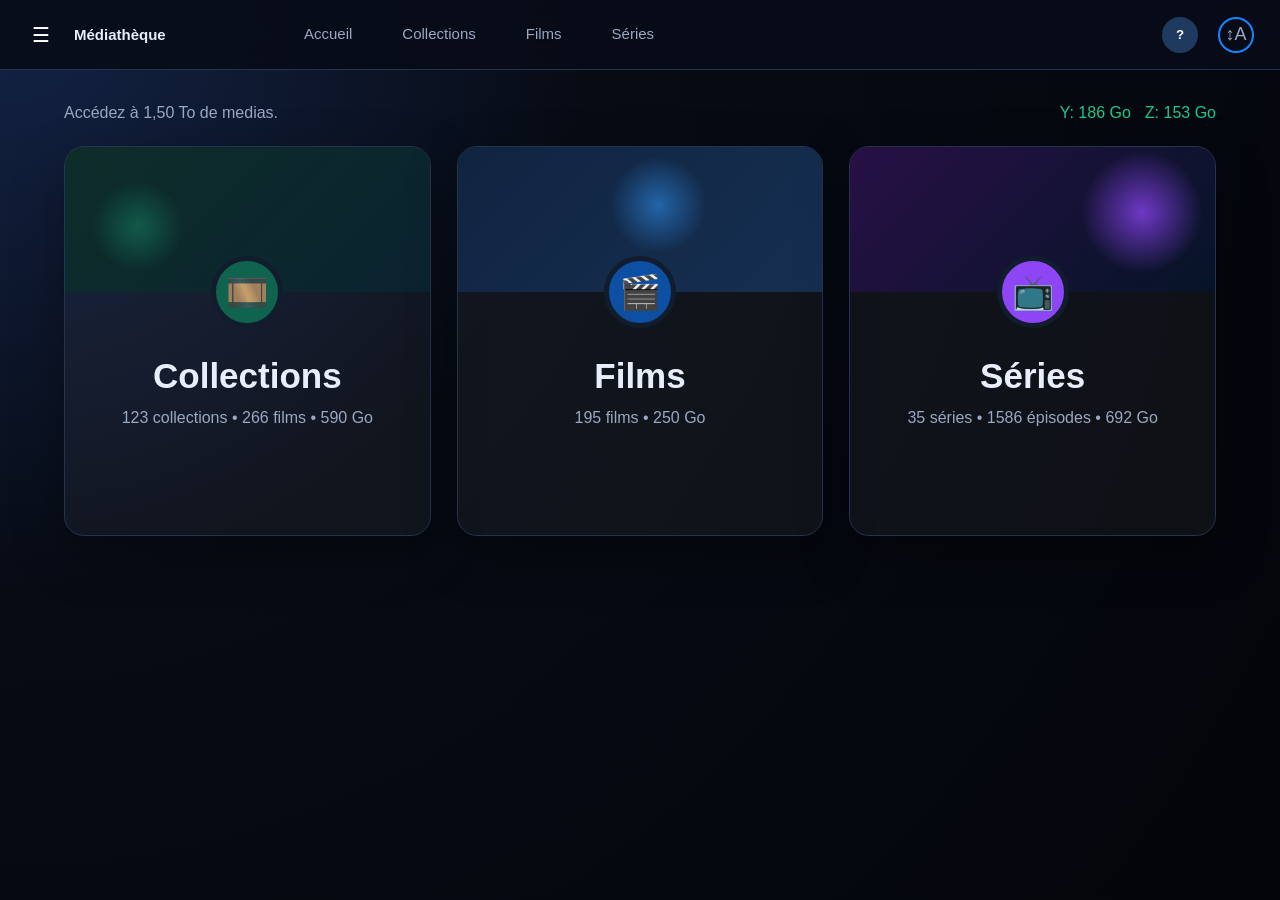
<file: index.html>
<!DOCTYPE html>
<html lang="fr">

<head>
    <meta charset="UTF-8">
    <meta name="viewport" content="width=device-width, initial-scale=1.0">
    <title>Médiathèque</title>
    <link rel="icon"
        href="data:image/svg+xml,
          <svg xmlns='http://www.w3.org/2000/svg' viewBox='0 0 100 100'><text y='0.9em' font-size='90'>🎬</text></svg>">
    <link rel=" stylesheet" href="css/style.css">
</head>

<body data-active-menu="accueil">
    <div class="app">
        <!-- Topbar mutualisée -->
        <div id="topbarContainer"></div>

        <main>
            <section id="page-home" class="page active">
                   <div class="home-header">
                    <div>
                        <p id="homeLibrarySize">Accédez à </p>
                    </div>
                    <div class="home-storage">
                        <div id="homeStorageStats"></div>
                    </div>
                </div>

                <div class="home-cards">
                    <article class="home-card home-card-collections"
                                onclick="setActiveCollectionContext(); window.location.href='collections.html'">
                        <div class="home-card-image collection-hero"></div>
                        <div class="home-card-icon green">🎞️</div>
                        <h2>Collections</h2>
                        <p><span id="homeCollectionsStats" class="home-stats"></span></p>
                        <button id="resumeCollectionButton" class="resume-button hidden"
                                onclick="event.stopPropagation(); resumeCollection()">
                            <span id="resumeCollectionPlay" class="home-resume-play">▶</span>
                            <span id="resumeCollectionText"></span>
                        </button>
                    </article>
                    <article class="home-card home-card-films"
                                onclick="setActiveFilmsContext(); window.location.href='films.html'">
                        <div class="home-card-image film-hero"></div>
                        <div class="home-card-icon">🎬</div>
                        <h2>Films</h2>
                        <p><span id="homeFilmsStats" class="home-stats"></span></p>
                    <button id="resumeFilmButton" class="resume-button hidden"
                            onclick="event.stopPropagation(); resumeFilm()">
                        <span class="home-resume-play">▶</span>
                        <span id="resumeFilmText"></span>
                    </button>
                    </article>
                    <article class="home-card home-card-series"
                                onclick="window.location.href='series.html'">
                        <div class="home-card-image serie-hero"></div>
                        <div class="home-card-icon purple">📺</div>
                        <h2>Séries</h2>
                        <p><span id="homeSeriesStats" class="home-stats"></span></p>
                        <button id="resumeSerieButton" class="resume-button hidden"
                                onclick="event.stopPropagation(); resumeSerie()">
                            <span class="home-resume-play">▶</span>
                            <span id="resumeSerieText"></span>
                        </button>
                    </article>
                </div>
            </section>
        </main>
    </div>

    <div id="tmdbModal" class="tmdb-modal hidden">
        <div class="tmdb-modal-panel">
            <div class="tmdb-modal-header">
                <h2 id="tmdbModalTitle">Résultats TMDB</h2>
                <button class="tmdb-modal-close" onclick="closeTmdbModal()">×</button>
            </div>
            <div id="tmdbResults" class="tmdb-results"></div>
        </div>
    </div>

    <div id="scanModal" class="tmdb-modal hidden">
        <div class="tmdb-modal-panel">
            <div class="tmdb-modal-header">
                <h2 id="scanTitle">Scan des disques</h2>
            </div>

            <div id="scanLog" class="tmdb-results"></div>

            <div style="padding:16px;text-align:right">
                <button class="secondary-button" onclick="closeScanModal()">
                    Fermer
                </button>
            </div>
        </div>
    </div>

    <!-- Charger top bar -->
    <script>
        fetch("common/topbar.html")
            .then(response => response.text())
            .then(html => {
                document.getElementById("topbarContainer").innerHTML = html;
                updateUserGreeting();
                document.getElementById("topbarScanButton").style.display = "none";
            });
    </script>


    <script src="config/constants.js"></script>
    <script src="js/calculContext.js"></script>
    <script src="js/state.js"></script>
    <script src="js/catalog.js"></script>
    <script src="js/utils.js"></script>
    <script src="js/playback.js"></script>
    <script src="js/collections.js"></script>
    <script src="js/app-init.js"></script>

    <script>
        if (navigator.userAgent.toLowerCase().includes("linux")) {
            document.body.classList.add("linux");
        }
        document.addEventListener('DOMContentLoaded', initHomePage);
    </script>
</body>

</html>
</file>
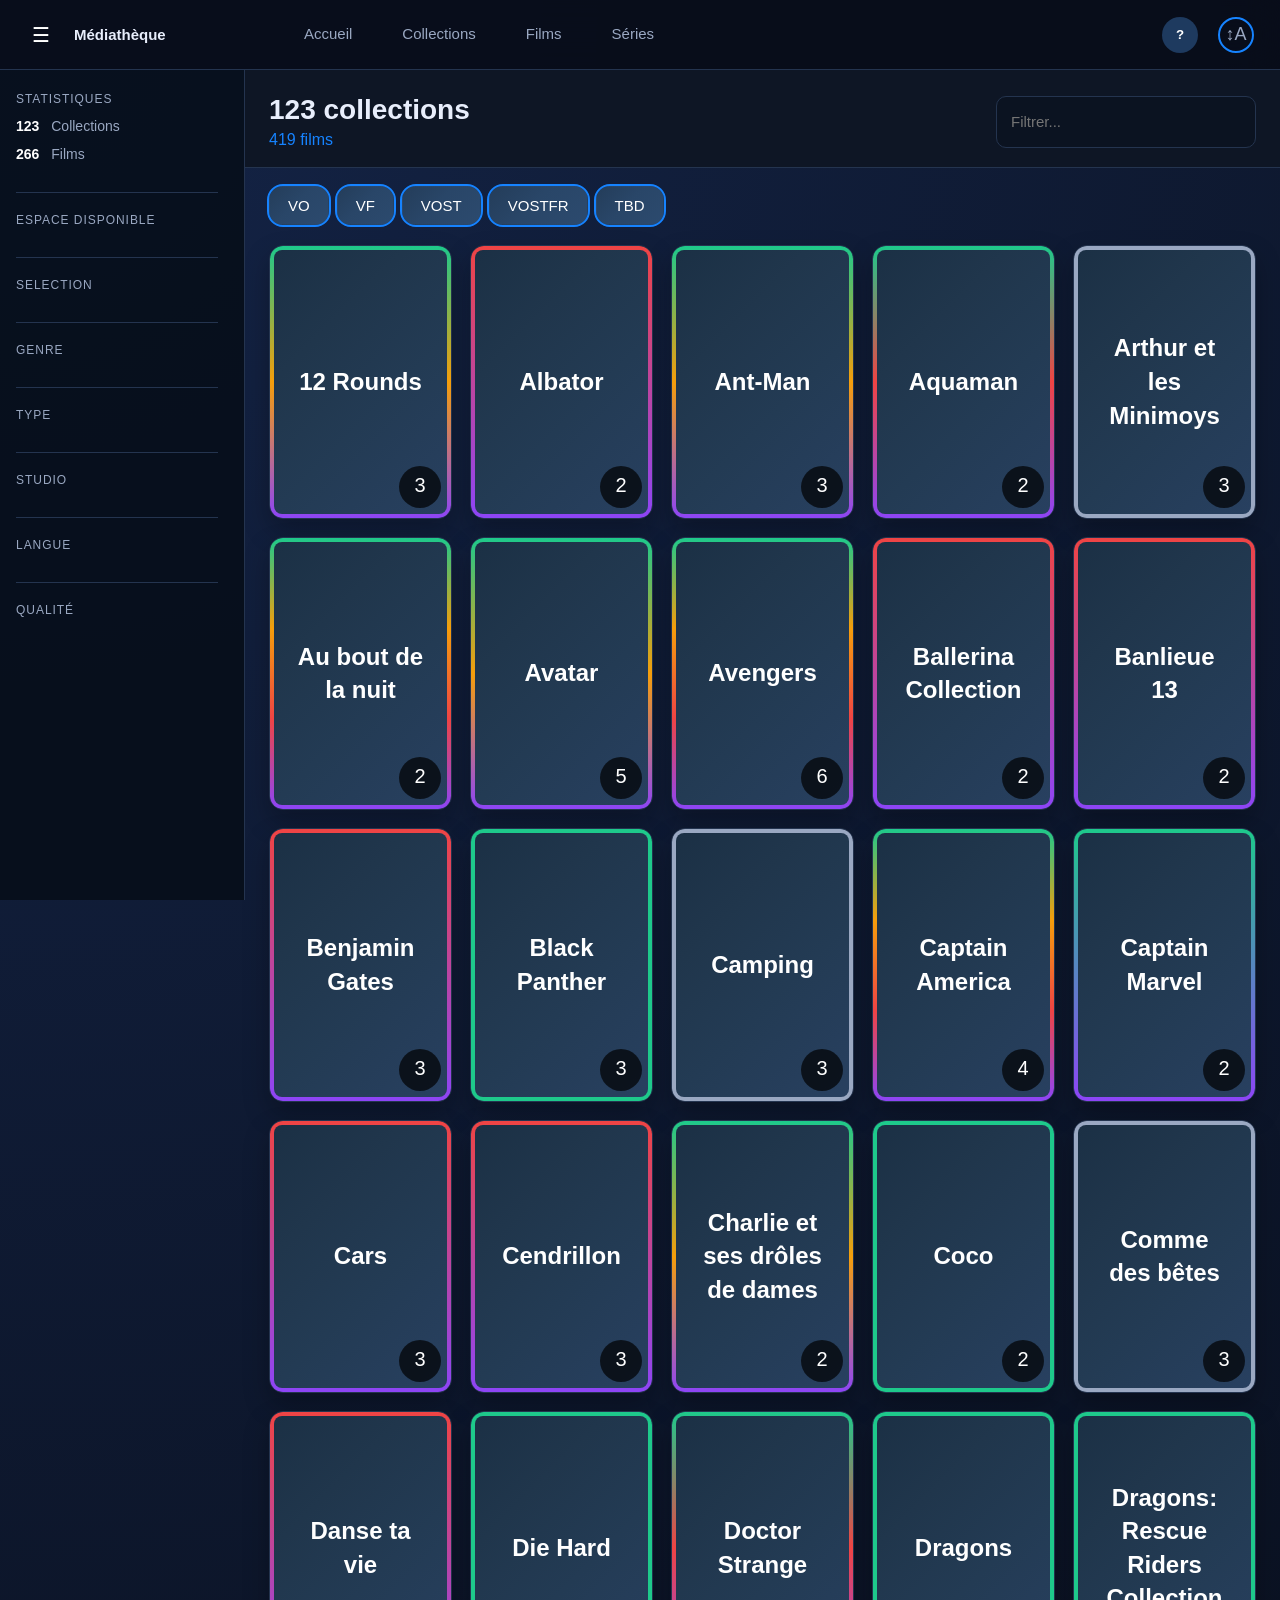
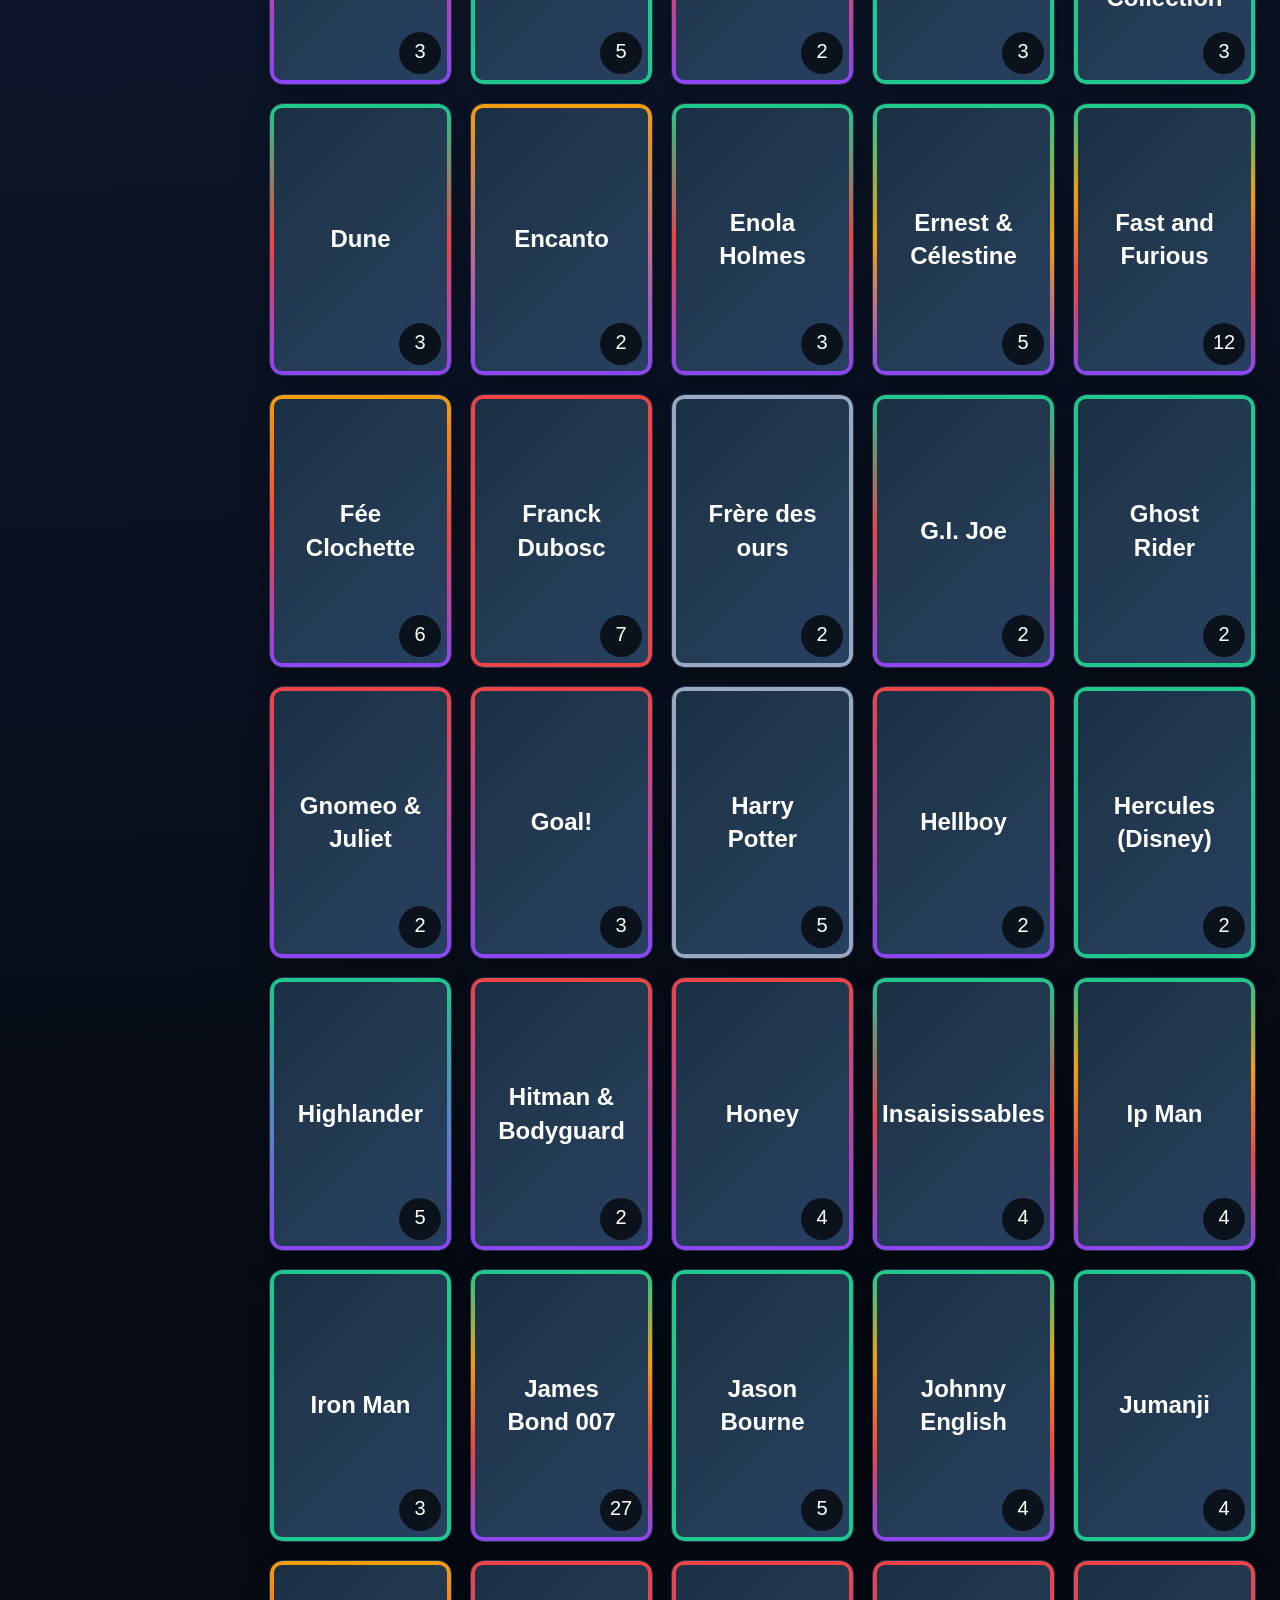
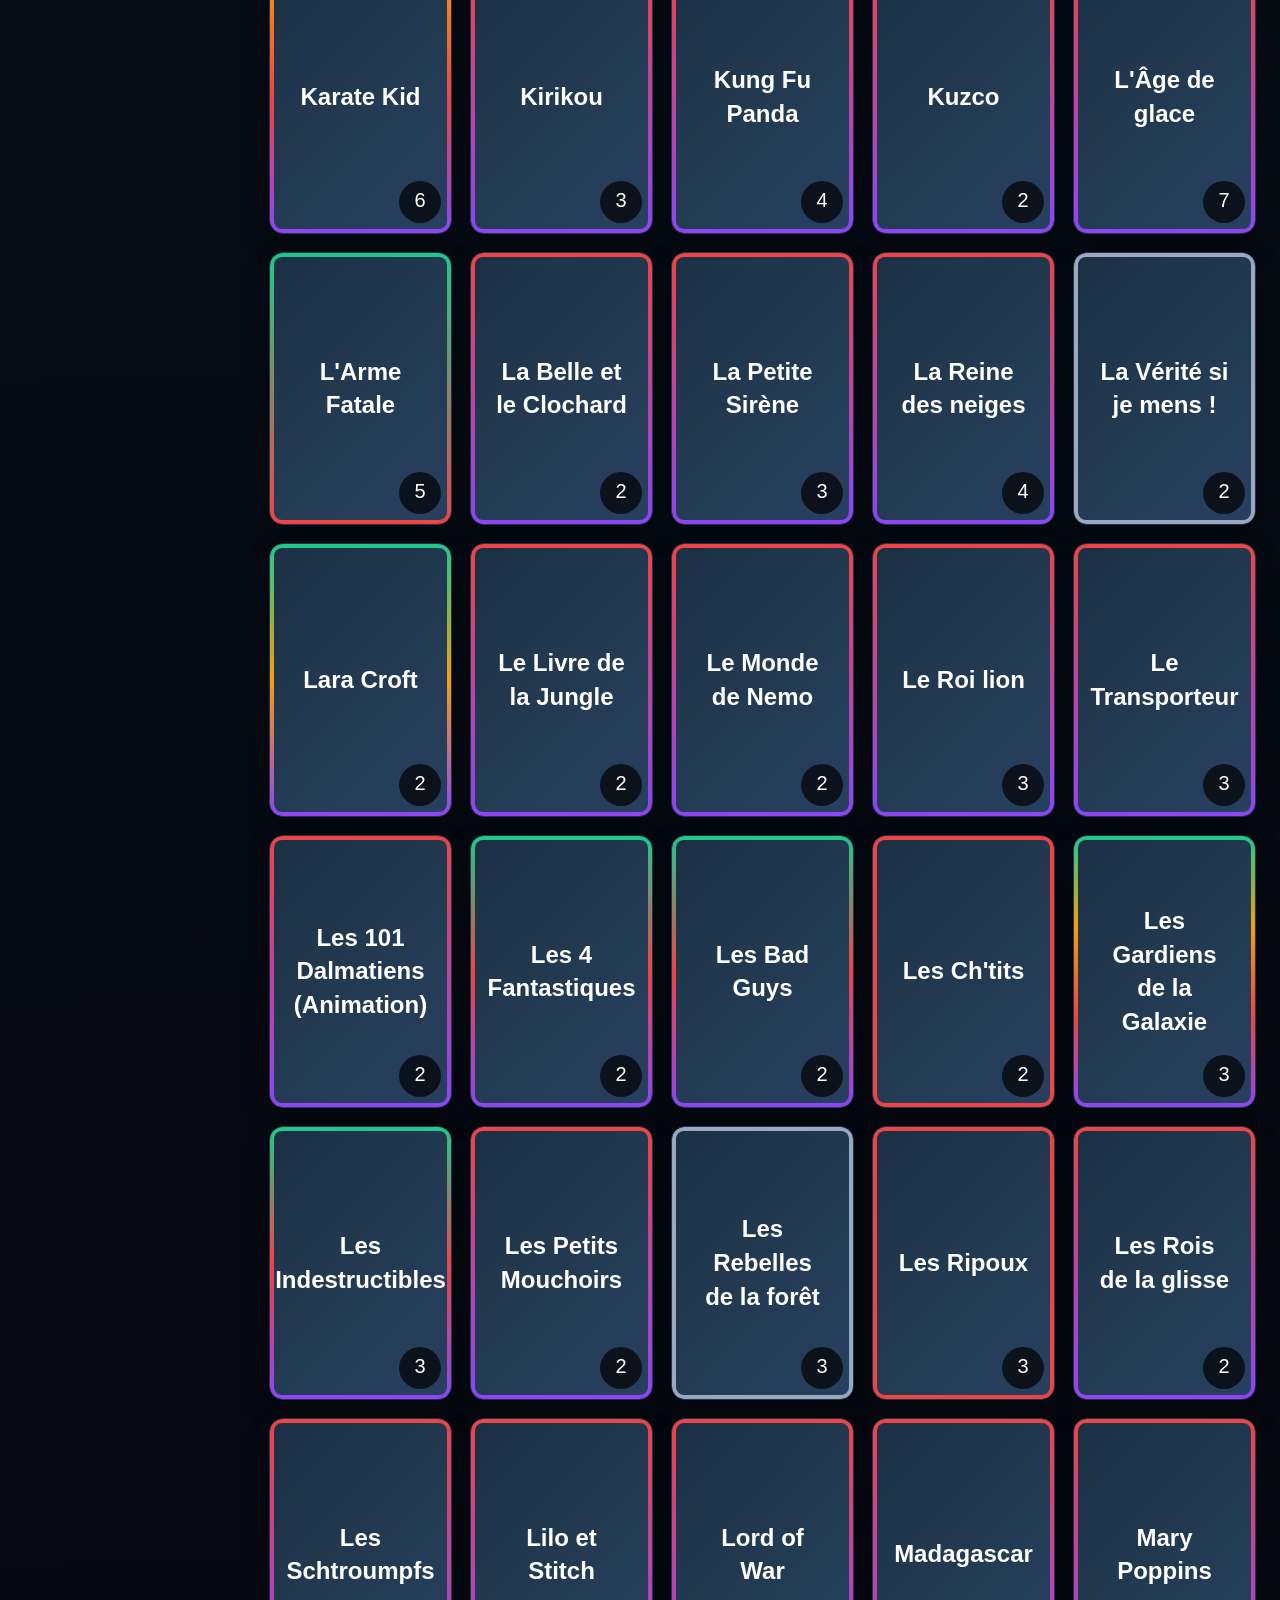
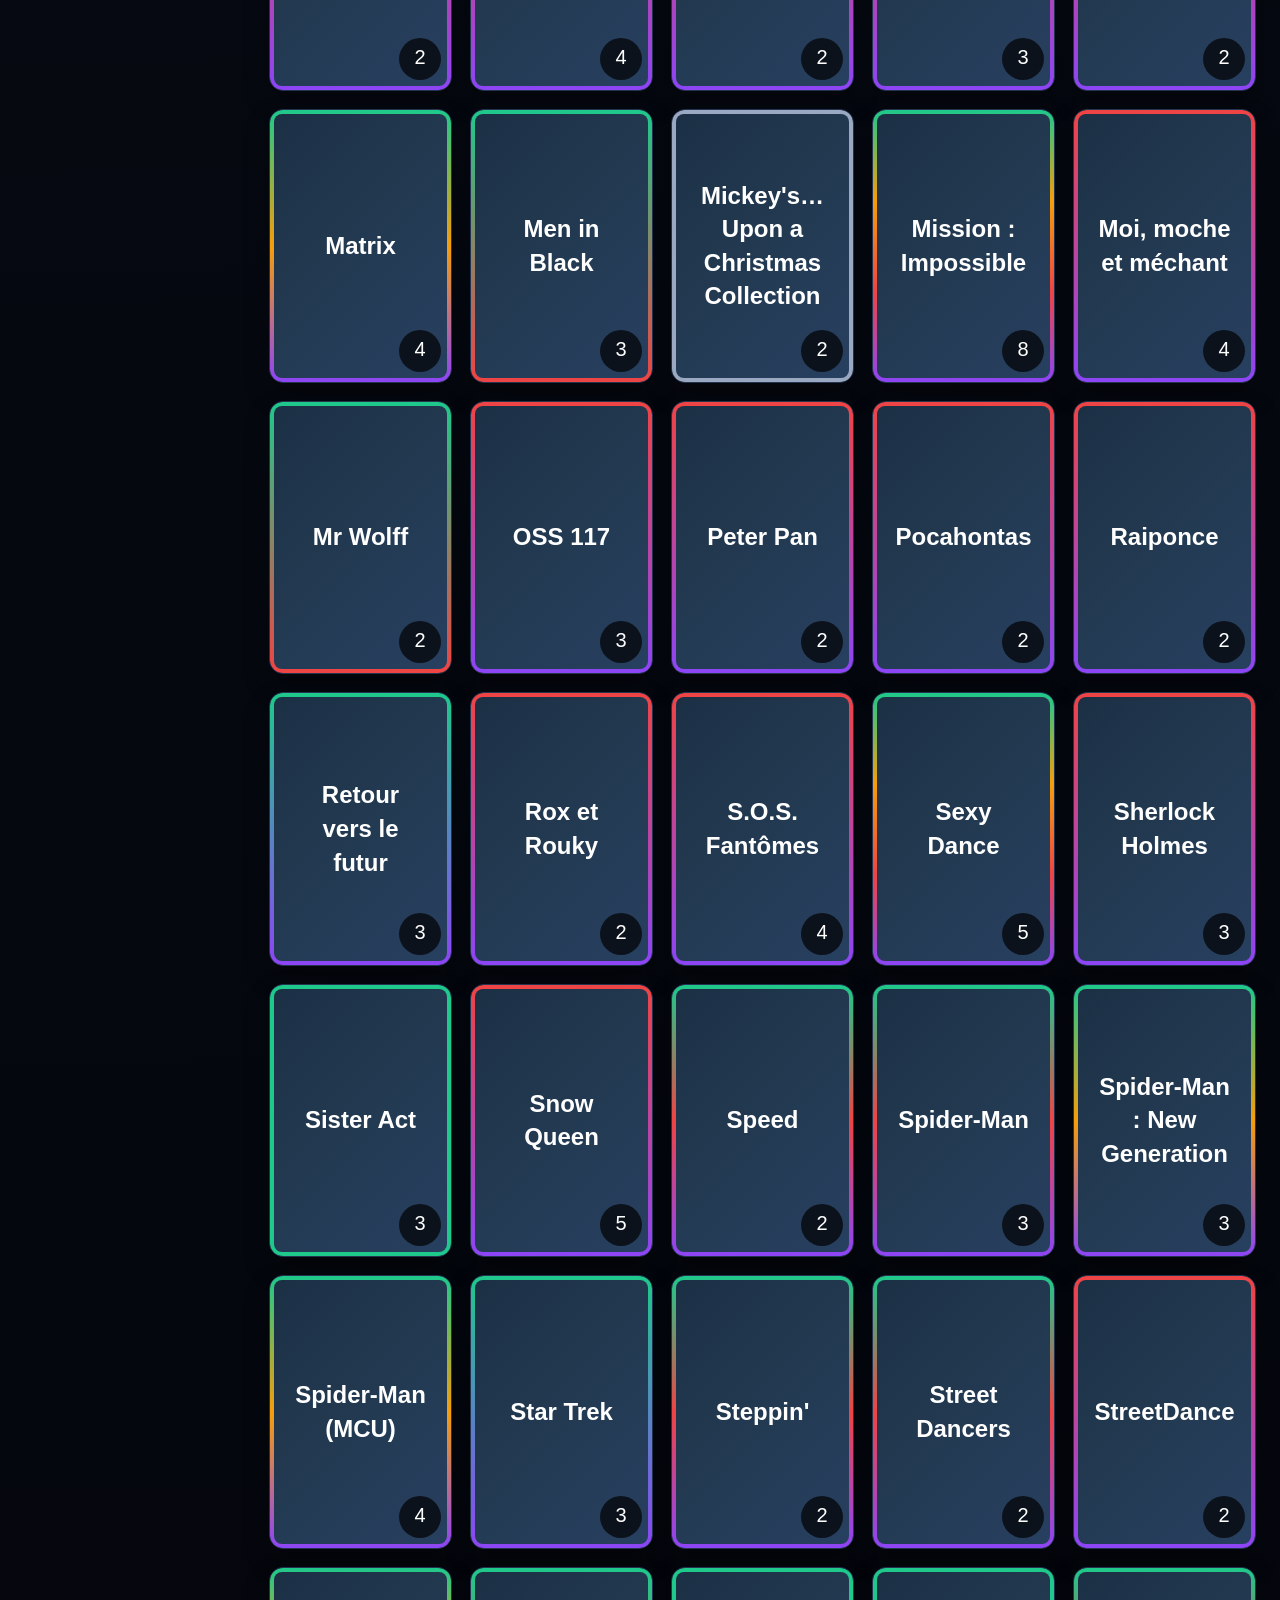
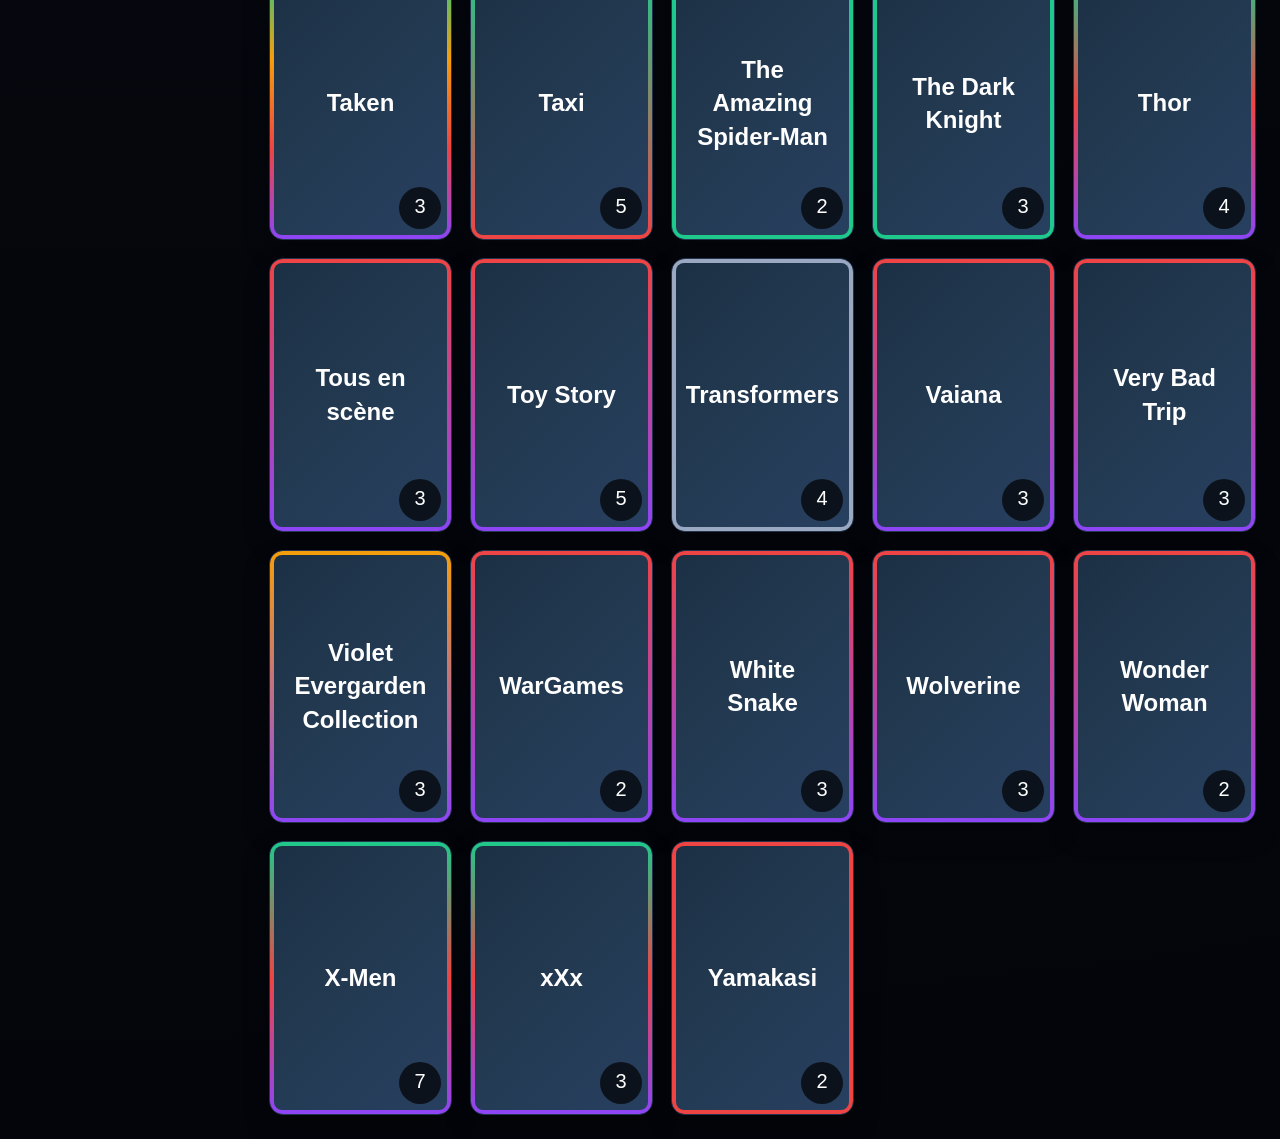
<file: collections.html>
<!DOCTYPE html>
<html lang="fr">
<head>
    <meta charset="UTF-8">
    <meta name="viewport" content="width=device-width, initial-scale=1.0">
    <title>Collections - Médiathèque</title>
    <link rel="icon"
        href="data:image/svg+xml,%3Csvg xmlns='http://www.w3.org/2000/svg' viewBox='0 0 100 100'%3E%3Ctext y='0.9em' font-size='90'%3E%F0%9F%8E%AC%3C/text%3E%3C/svg%3E">
    <link rel="stylesheet" href="css/style.css">
</head>
<body data-active-menu="collections">
    <div class="app">
        <!-- Topbar mutualisée -->
        <div id="topbarContainer"></div>

        <main>
            <section id="page-collections" class="page active">
                <div class="layout">
                    <aside class="sidebar">
                        <div class="sidebar-title">Statistiques</div>
                        <div class="sidebar-stat"><span id="sideCollections">0</span> Collections</div>
                        <div class="sidebar-stat"><span id="sideFilms">0</span> Films</div>
                        <div class="sidebar-stat" style="cursor: pointer;" onclick="openFilmsNouveautes()">
                            <span id="sideNouveautes">0</span> Nouveautés</div>
                        <div class="sidebar-section"></div>

                        <div class="sidebar-title" id="storageTitle">Espace disponible</div>
                        <div id="storageActions">
                            <div id="sidebarStorageStats"></div>
                            <div class="sidebar-stat" style="cursor: pointer;" onclick="scanCollectionsTmdb()">Scan des collections</div>
                            <div class="sidebar-stat" style="cursor: pointer;" onclick="reloadCatalog('films')">Scan des films</div>                  
                            <div class="sidebar-stat" style="cursor: pointer;" onclick="reloadCatalog('nouveaux')">Scan rapide</div>                  
                        </div>
                        <div class="sidebar-section"></div>

                        <div class="sidebar-title" id="ajoutsTitle">Selection</div>
                        <div id="ajoutsFilters"></div>
                        <div class="sidebar-section"></div>
                        
                        <div class="sidebar-title" id="genreTitle">Genre</div>
                        <div id="genreFilters"></div>
                        <div class="sidebar-section"></div>

                        <div class="sidebar-title" id="typeTitle">Type</div>
                        <div id="typeFilters"></div>
                        <div class="sidebar-section"></div>

                        <div class="sidebar-title" id="studioTitle">Studio</div>
                        <div id="studioFilters"></div>
                        <div class="sidebar-section"></div>
                        
                        <div class="sidebar-title" id="languageTitle">Langue</div>
                        <div id="languageFilters"></div>
                        <div class="sidebar-section"></div>

                        <div class="sidebar-title" id="qualityTitle">Qualité</div>
                        <div id="qualityFilters"></div>                    
                    </aside>

                    <section class="content">
                        <div class="content-header">
                            <div>
                                <h1 id="collectionsCount">0 collection</h1>
                                <p id="collectionsFilmsCount">0 film</p>
                            </div>
                            <input id="searchInput"
                                class="search-input"
                                type="search"
                                autocomplete="off"
                                placeholder="Filtrer..."
                                oninput="handleSearch()">
                        </div>

                        <div id="languageFilters" class="language-filters">
                            <button class="language-button active" data-language="VO">VO</button>
                            <button class="language-button active" data-language="VF">VF</button>
                            <button class="language-button active" data-language="VOST">VOST</button>
                            <button class="language-button active" data-language="VOSTFR">VOSTFR</button>
                            <button class="language-button active" data-language="TBD">TBD</button>
                        </div>

                        <div id="collectionsGrid" class="cards-grid"></div>

                    </section>
                </div>
            </section>
        </main>
    </div>

    <div id="collectionScanProgress"  class="toast">
        Scan des collections : 
        <span id="collectionScanCurrent">0</span>
        /
        <span id="collectionScanTotal">0</span>
    </div>

    <div id="scanModal" class="tmdb-modal hidden linux-hidden">
        <div class="tmdb-modal-panel">
            <div class="tmdb-modal-header">
                <h2 id="scanTitle">Scan des collecions</h2>
            </div>
            <div id="scanLog" class="tmdb-results"></div>
            <div id="detectionLog" class="tmdb-results hidden"></div>
            <div style="padding:16px;text-align:right">
                <button class="secondary-button" onclick="closeScanModal()">
                    Fermer
                </button>
            </div>
        </div>
    </div>

    <script>
        fetch("common/topbar.html")
            .then(response => response.text())
            .then(html => {
                document.getElementById("topbarContainer").innerHTML = html;
                updateUserGreeting();
            });
    </script>

    <script src="config/constants.js"></script>
    <script src="js/state.js"></script>
    <script src="js/catalog.js"></script>
    <script src="js/utils.js"></script>
    <script src="js/media.js"></script>
    <script src="js/playback.js"></script>
    <script src="js/tmdb.js"></script>
    <script src="js/collections.js"></script>
    <script src="js/app-init.js"></script>

    <script>
        document.addEventListener("DOMContentLoaded",initCollectionsPage,);
    </script>
</body>
</html>
</file>
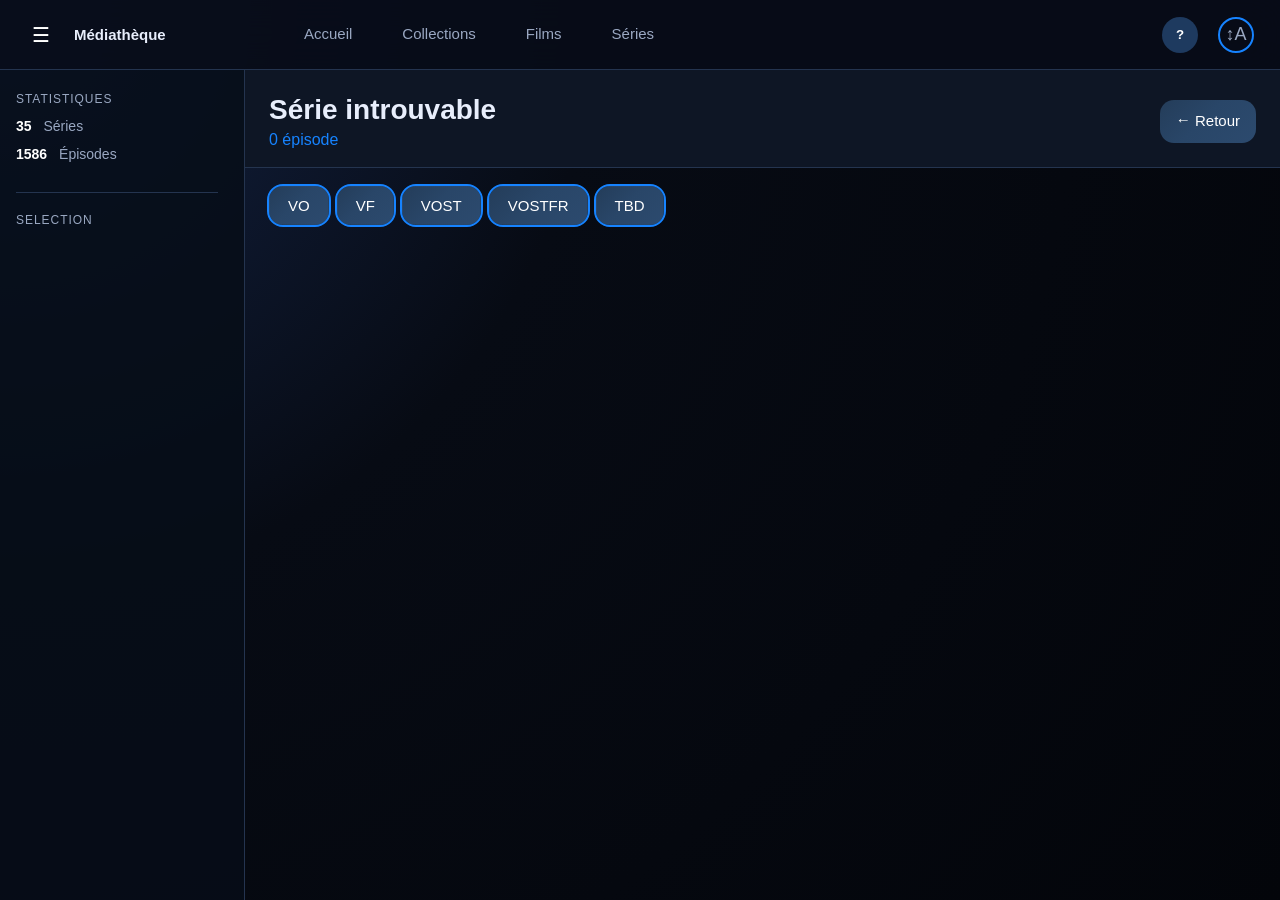
<file: episodes.html>
<!DOCTYPE html>
<html lang="fr">

<head>
    <meta charset="UTF-8">
    <meta name="viewport" content="width=device-width, initial-scale=1.0">
    <title>Episodes - Médiathèque</title>
    <link rel="icon"
        href="data:image/svg+xml,%3Csvg xmlns='http://www.w3.org/2000/svg' viewBox='0 0 100 100'%3E%3Ctext y='0.9em' font-size='90'%3E%F0%9F%8E%AC%3C/text%3E%3C/svg%3E">
    <link rel="stylesheet" href="css/style.css">
</head>

<body data-active-menu="series">
    <div class="app">
        <!-- Topbar mutualisée -->
        <div id="topbarContainer"></div>
        <main>
            <section id="page-series" class="page active">
                <div class="layout">

                    <aside class="sidebar">
                        <div class="sidebar-title">Statistiques</div>
                        <div class="sidebar-stat"><span id="sideSeries">0</span> Séries</div>
                        <div class="sidebar-stat"><span id="sideEpisodes">0</span> Épisodes</div>
                        <div class="sidebar-section">
                            <div class="sidebar-title" id="ajoutsTitle">SELECTION</div>
                            <div id="ajoutsFilters"></div>
                        </div>
                    </aside>

                    <section class="content">

                        <div class="content-header">
                            <div>
                                <h1 id="seriesTitle">Série</h1>
                                <p id="seriesCount">0 épisode</p>
                            </div>
                            <a id="backToSeriesButton"
                                class="tmdb-associate-button"
                                href="series.html">
                                <span class="back-arrow">←</span> Retour
                            </a>
                        </div>

                        <div id="serieInfoCard" class="serie-detail-card serie-info-card hidden">
                            <div class="serie-info-image"></div>
                            <div>
                                <div id="serieInfoDescription" class="tmdb-result-description"></div>
                            </div>
                        </div>

                        <div id="languageFilters" class="language-filters">
                            <button class="language-button active" data-language="VO">VO</button>
                            <button class="language-button active" data-language="VF">VF</button>
                            <button class="language-button active" data-language="VOST">VOST</button>
                            <button class="language-button active" data-language="VOSTFR">VOSTFR</button>
                            <button class="language-button active" data-language="TBD">TBD</button>
                        </div>
                        <div id="episodesPanel" class="episodes-panel"></div>

                    </section>
                </div>
            </section>
        </main>
    </div>
    <div id="tmdbModal" class="tmdb-modal hidden">
        <div class="tmdb-modal-panel">
            <div class="tmdb-modal-header">
                <h2 id="tmdbModalTitle">Résultats TMDB</h2>
                <button class="tmdb-modal-close" onclick="closeTmdbModal()">×</button>
            </div>
            <div id="tmdbResults" class="tmdb-results"></div>
        </div>
    </div>

    <div id="scanModal" class="tmdb-modal hidden linux-hidden">
        <div class="tmdb-modal-panel">
            <div class="tmdb-modal-header">
                <h2 id="scanTitle">Scan des séries</h2>
            </div>

            <div id="scanLog" class="tmdb-results"></div>

            <div style="padding:16px;text-align:right">
                <button class="secondary-button" onclick="closeScanModal()">
                    Fermer
                </button>
            </div>
        </div>
    </div>

    <!-- Charger top bar -->
    <script>
        fetch("common/topbar.html")
            .then(response => response.text())
            .then(html => {
                document.getElementById("topbarContainer").innerHTML = html;
                updateUserGreeting();
            });
    </script>

    <script src="config/constants.js"></script>
    <script src="js/state.js"></script>
    <script src="js/catalog.js"></script>
    <script src="js/utils.js"></script>
    <script src="js/media.js"></script>
    <script src="js/playback.js"></script>
    <script src="js/tmdb.js"></script>
    <script src="js/series.js"></script>
    <script src="js/episodes.js"></script>
    <script src="js/collections.js"></script>
    <script src="js/app-init.js"></script>
    <script>
        document.addEventListener("DOMContentLoaded", initSerieDetailPage);
    </script>
</body>

</html>
</file>
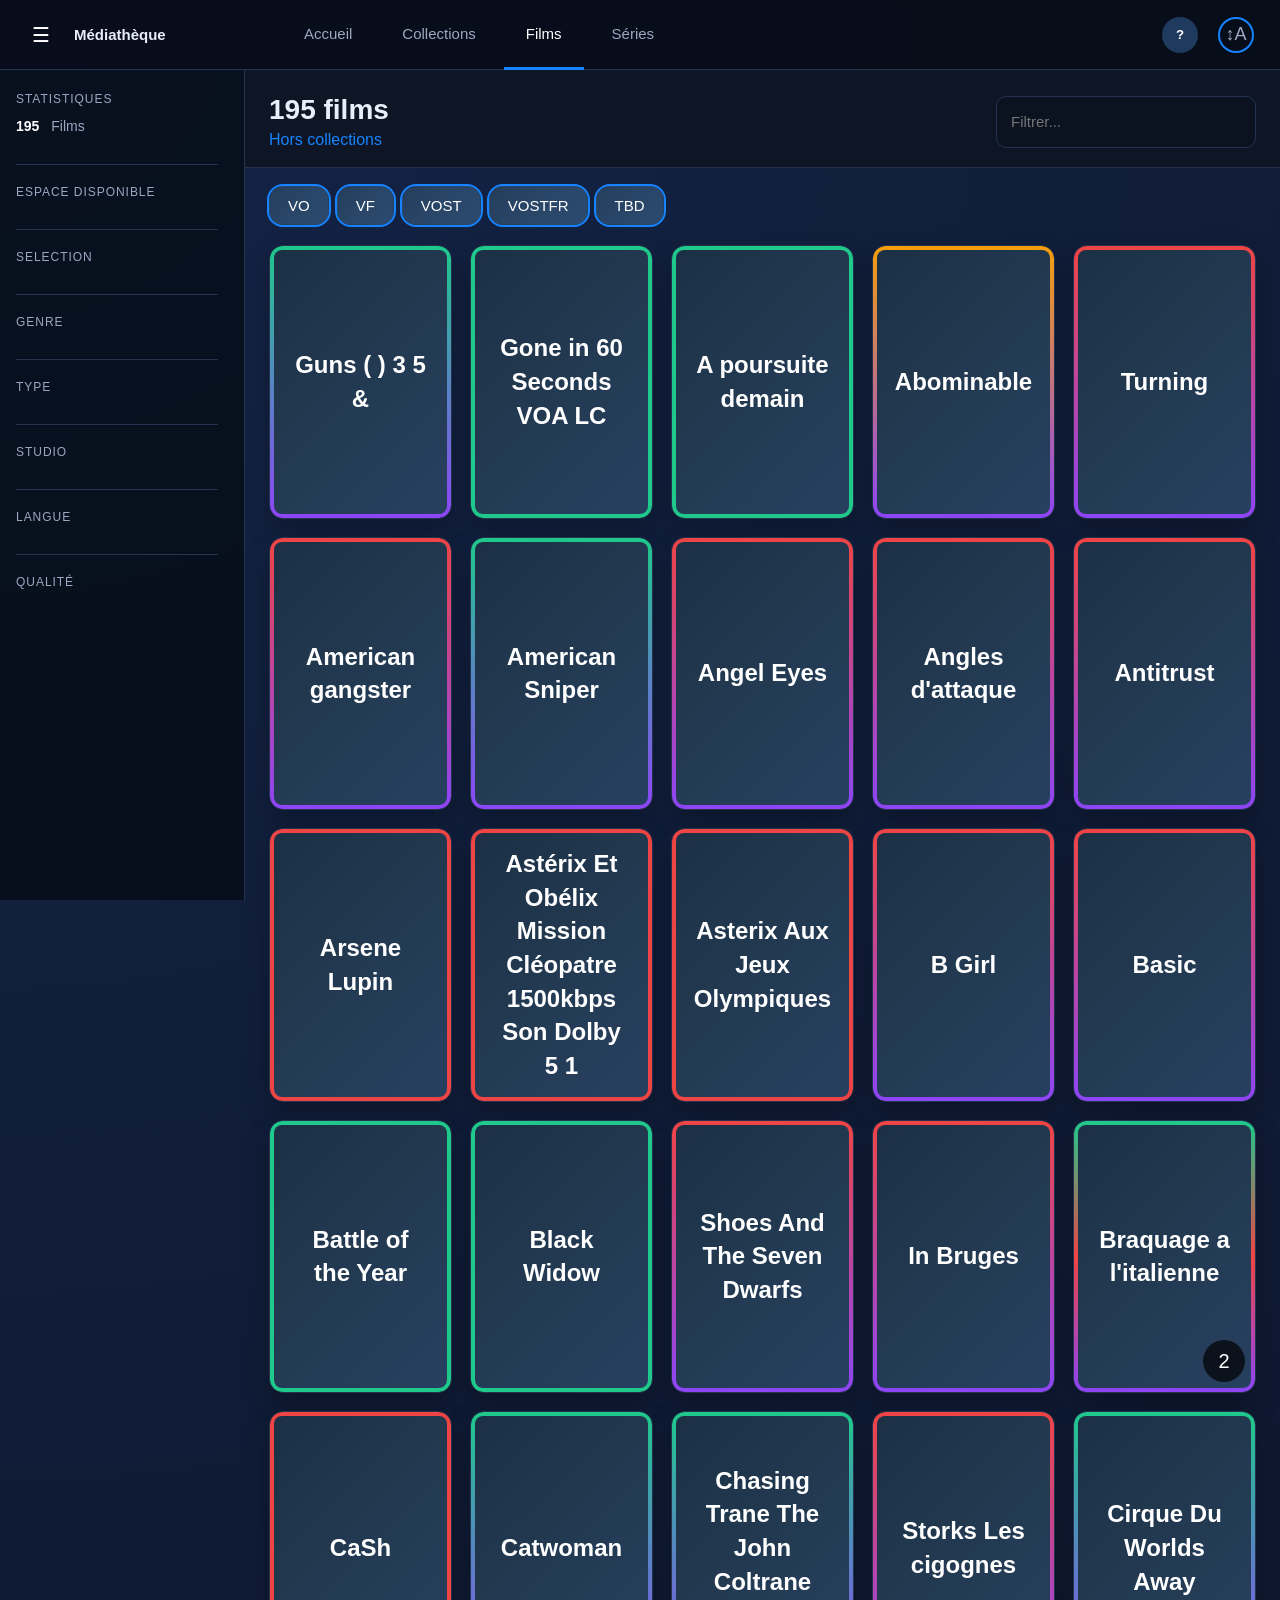
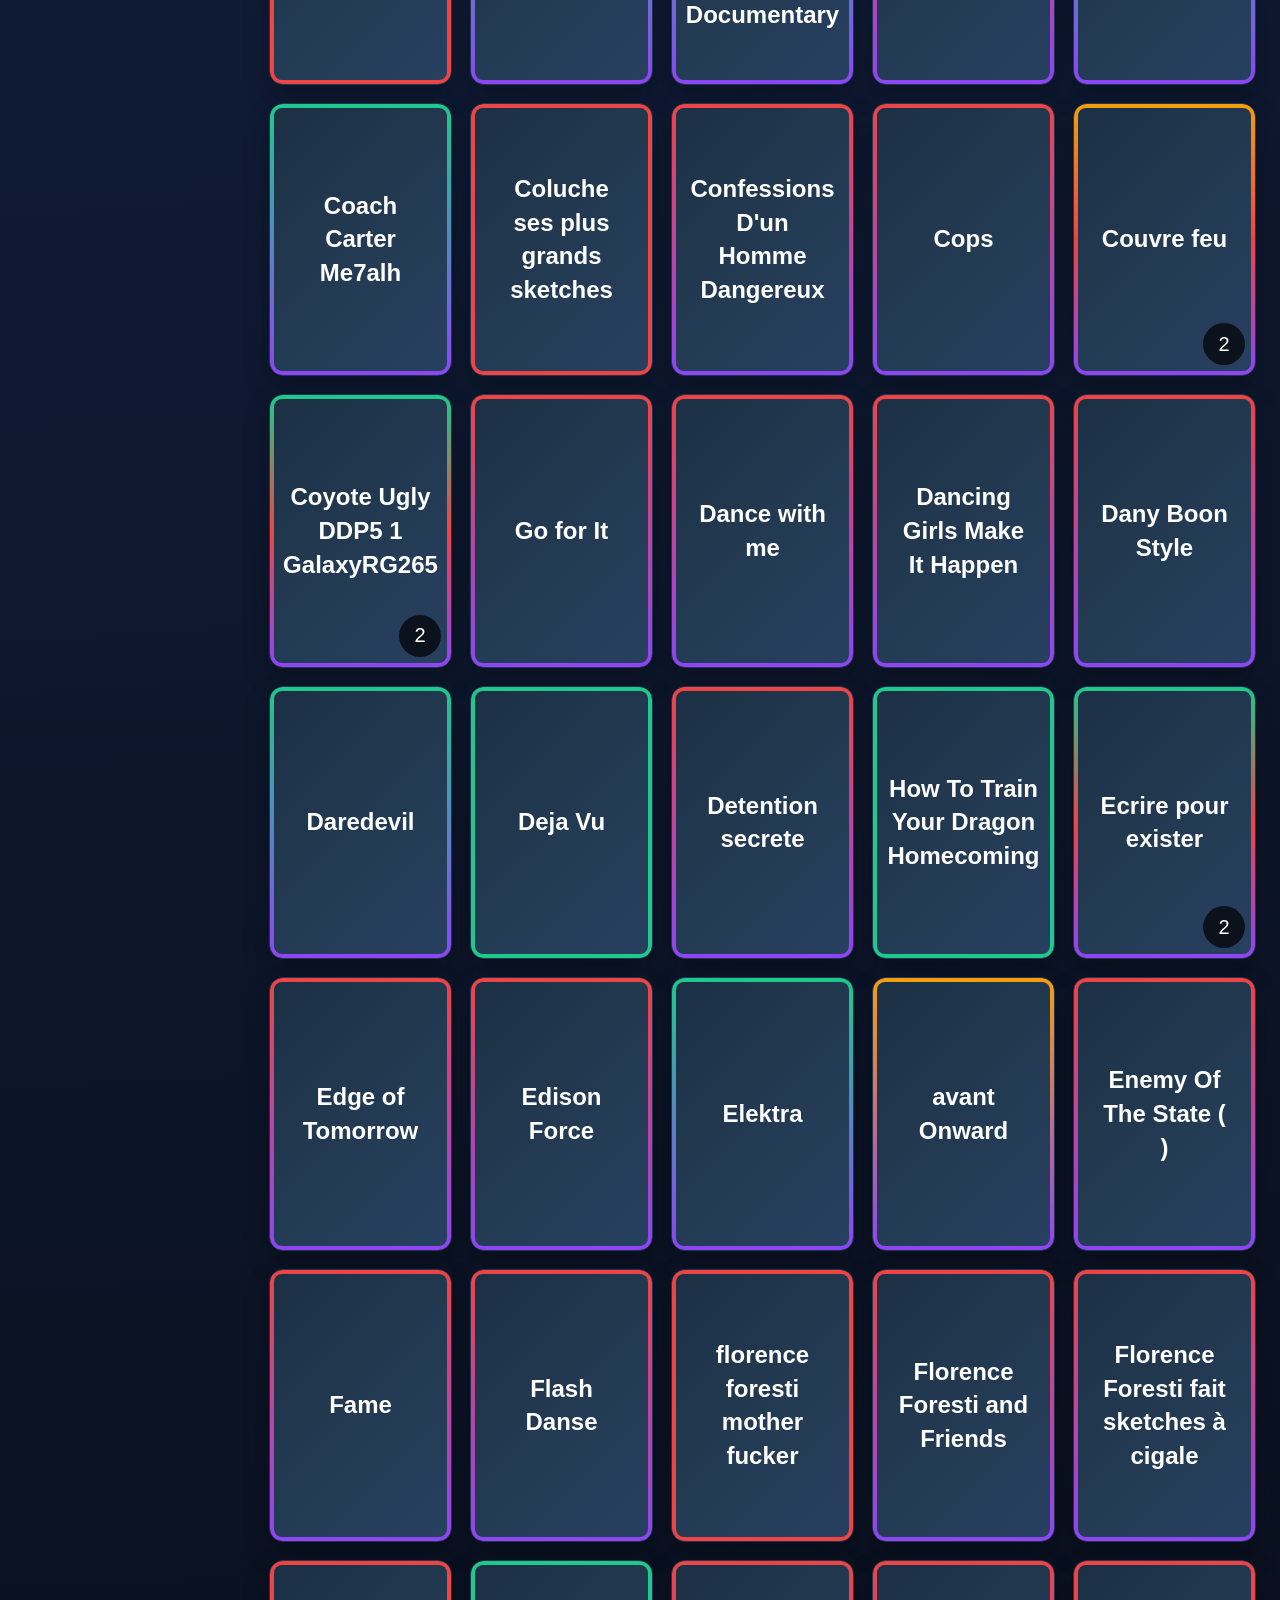
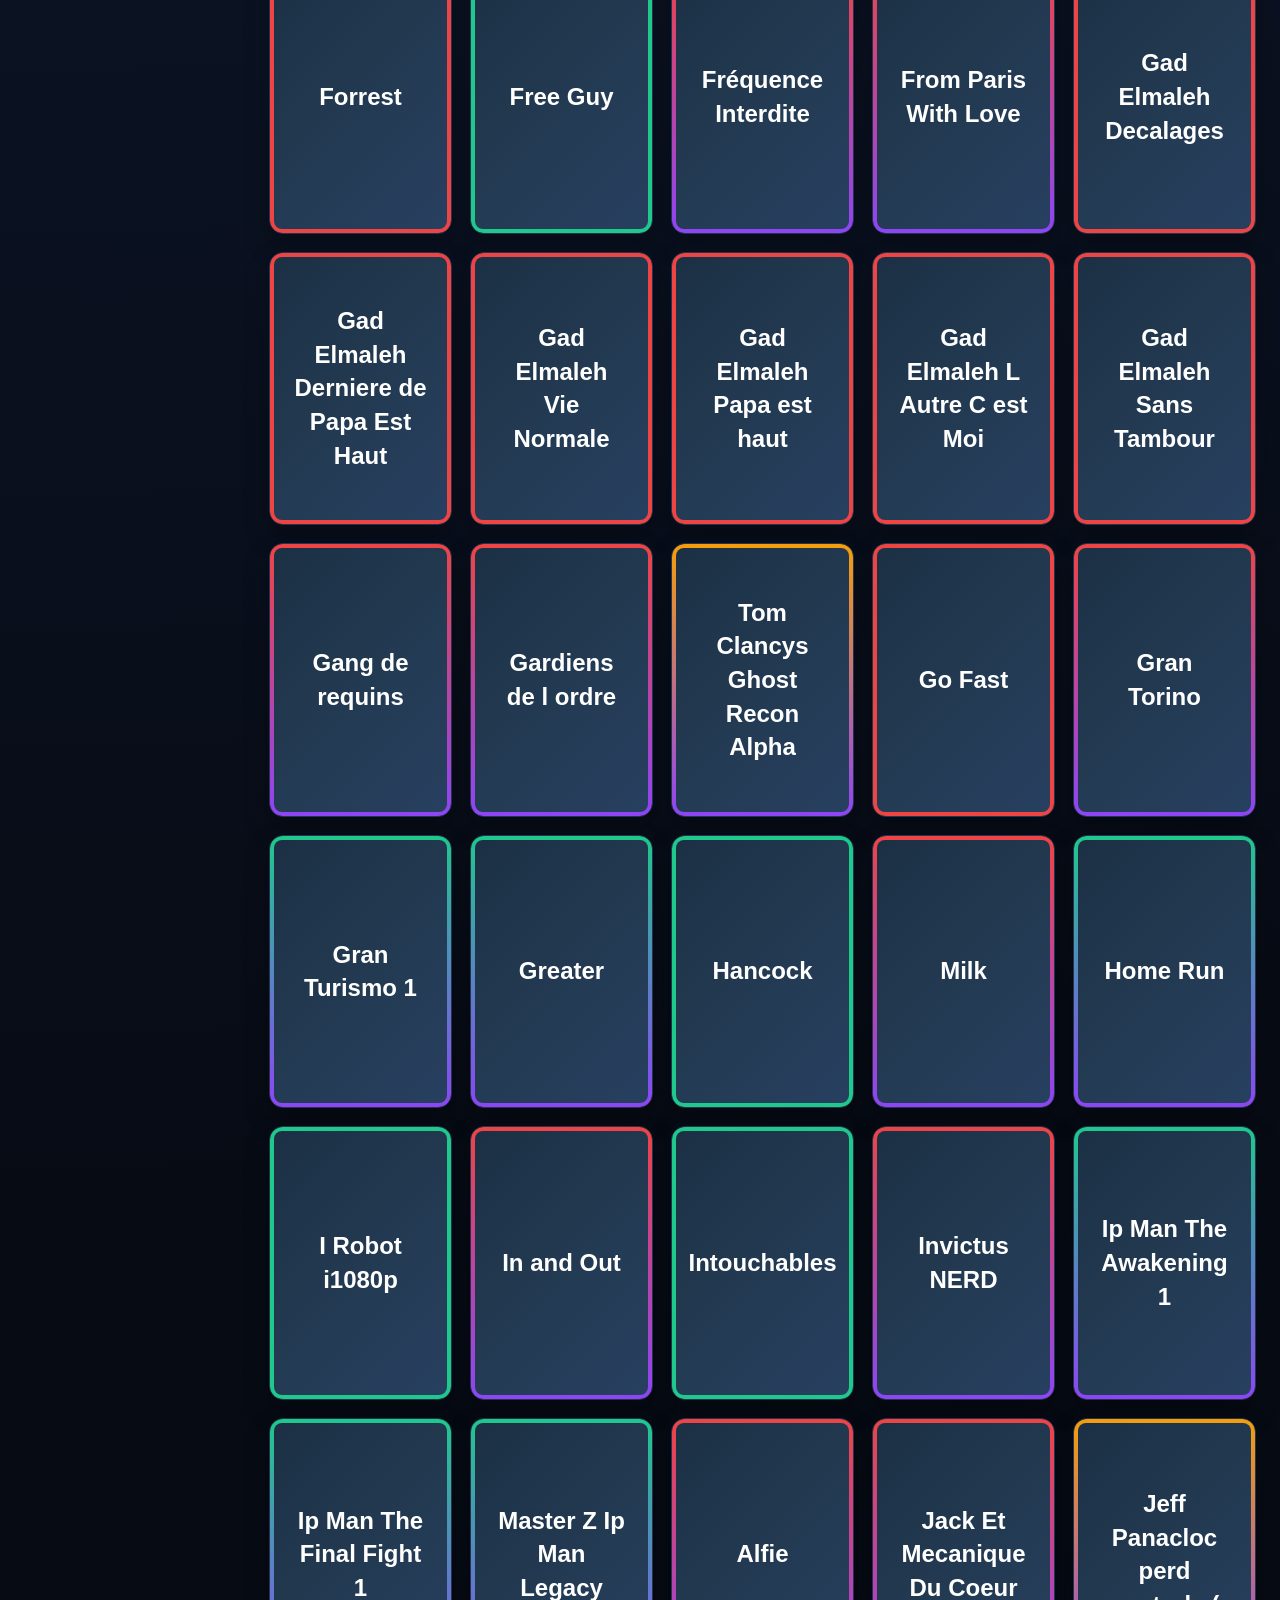
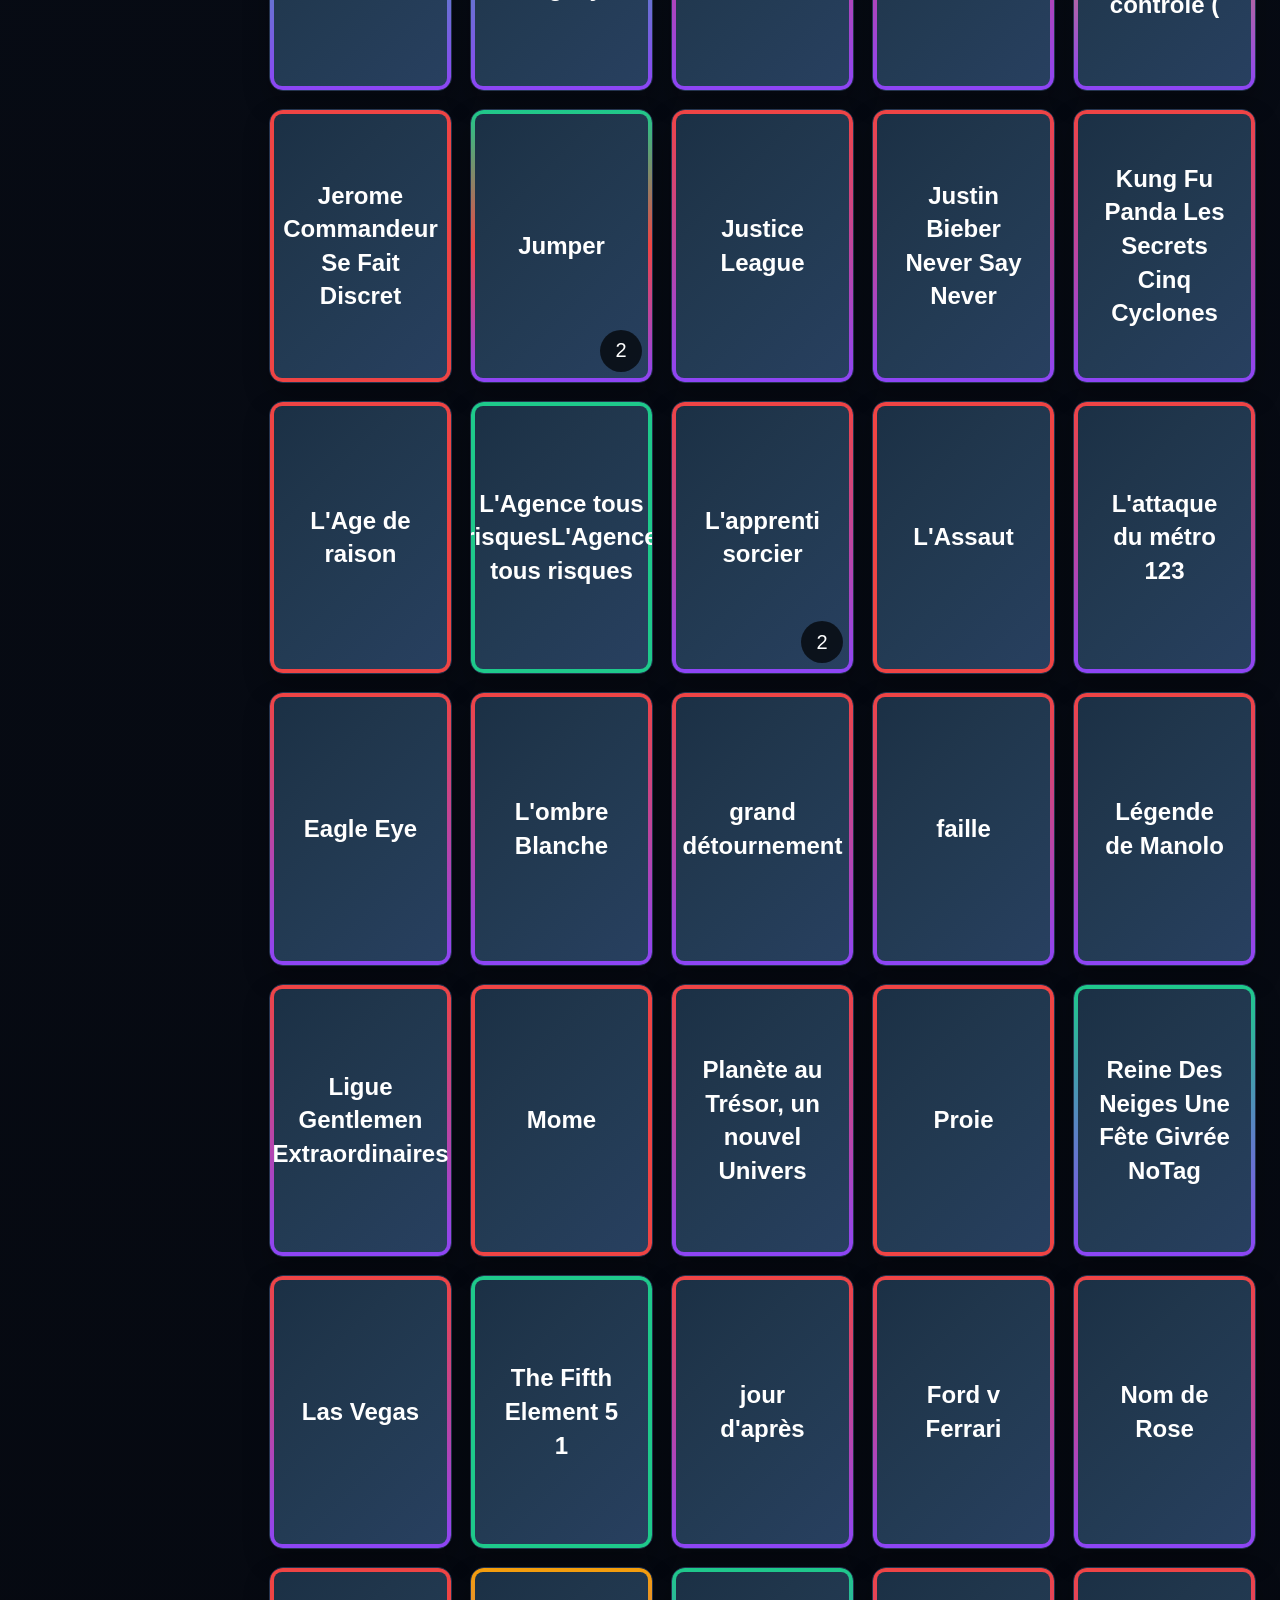
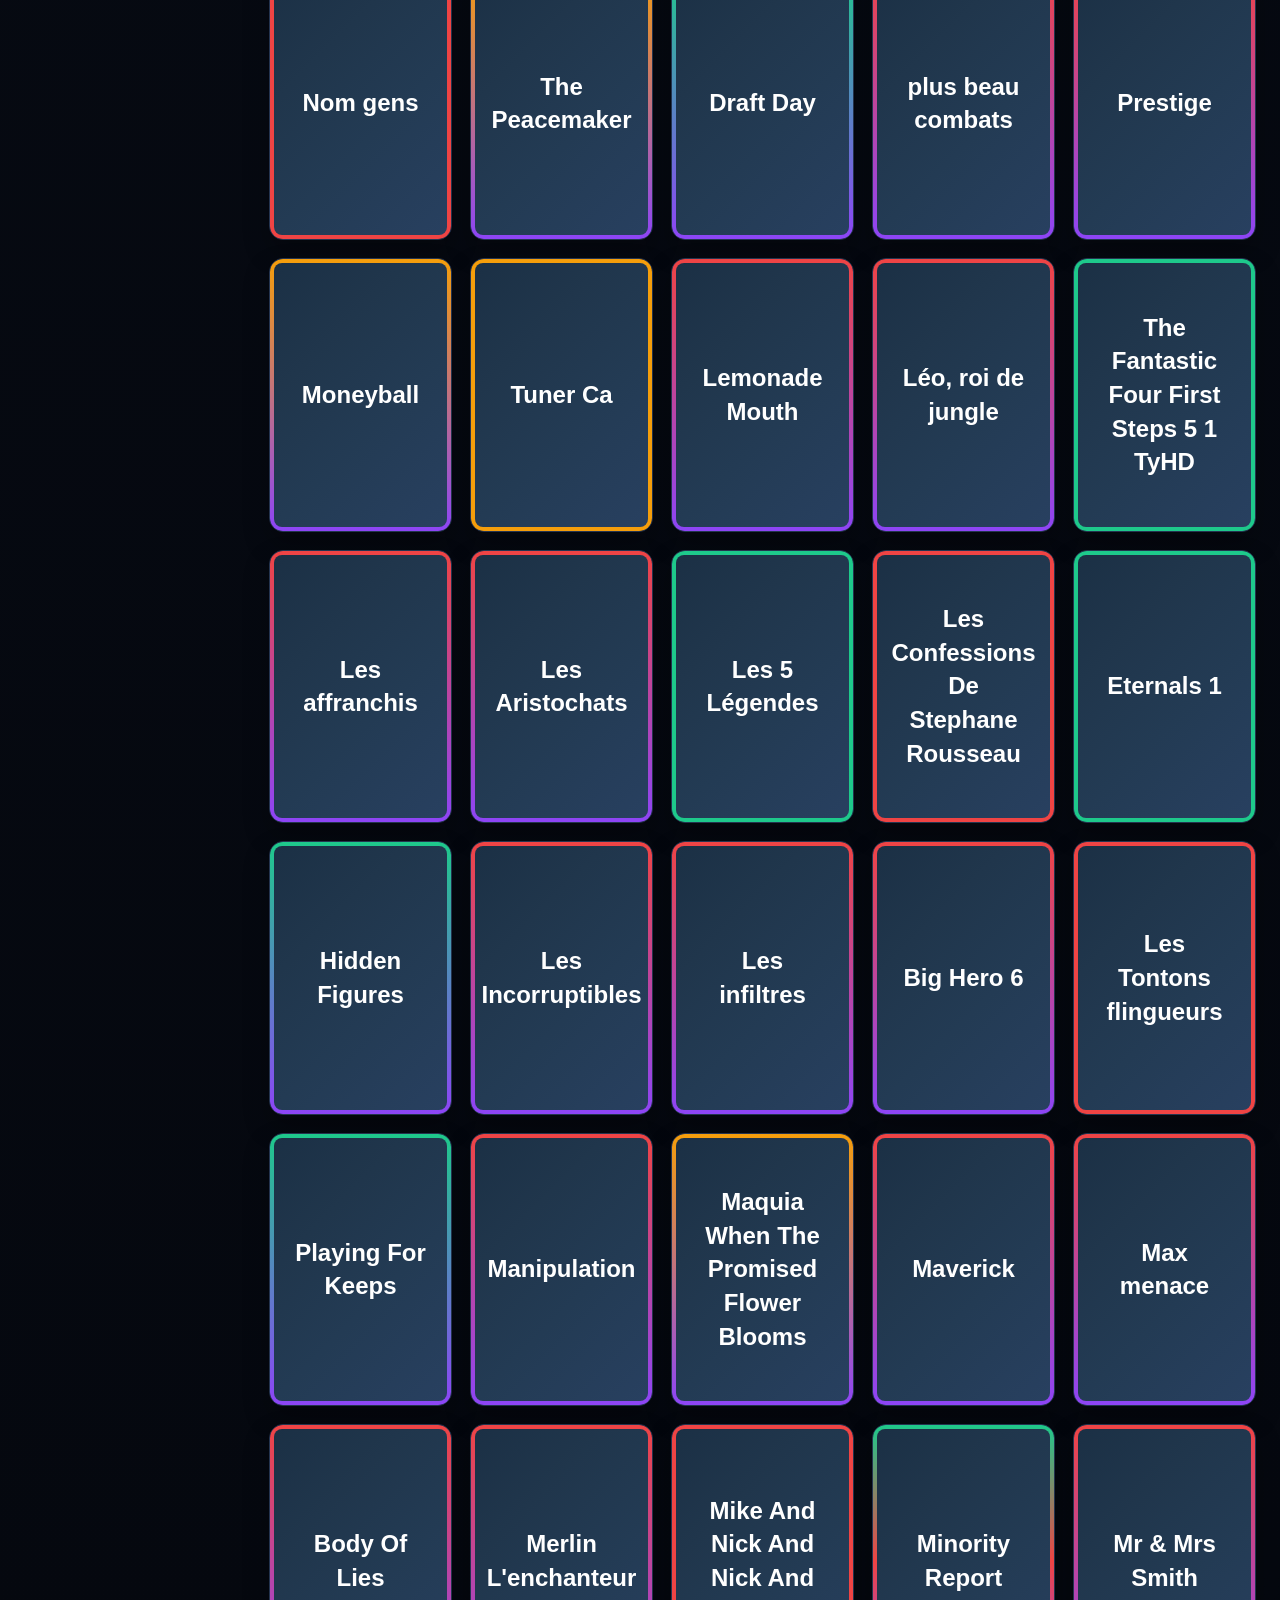
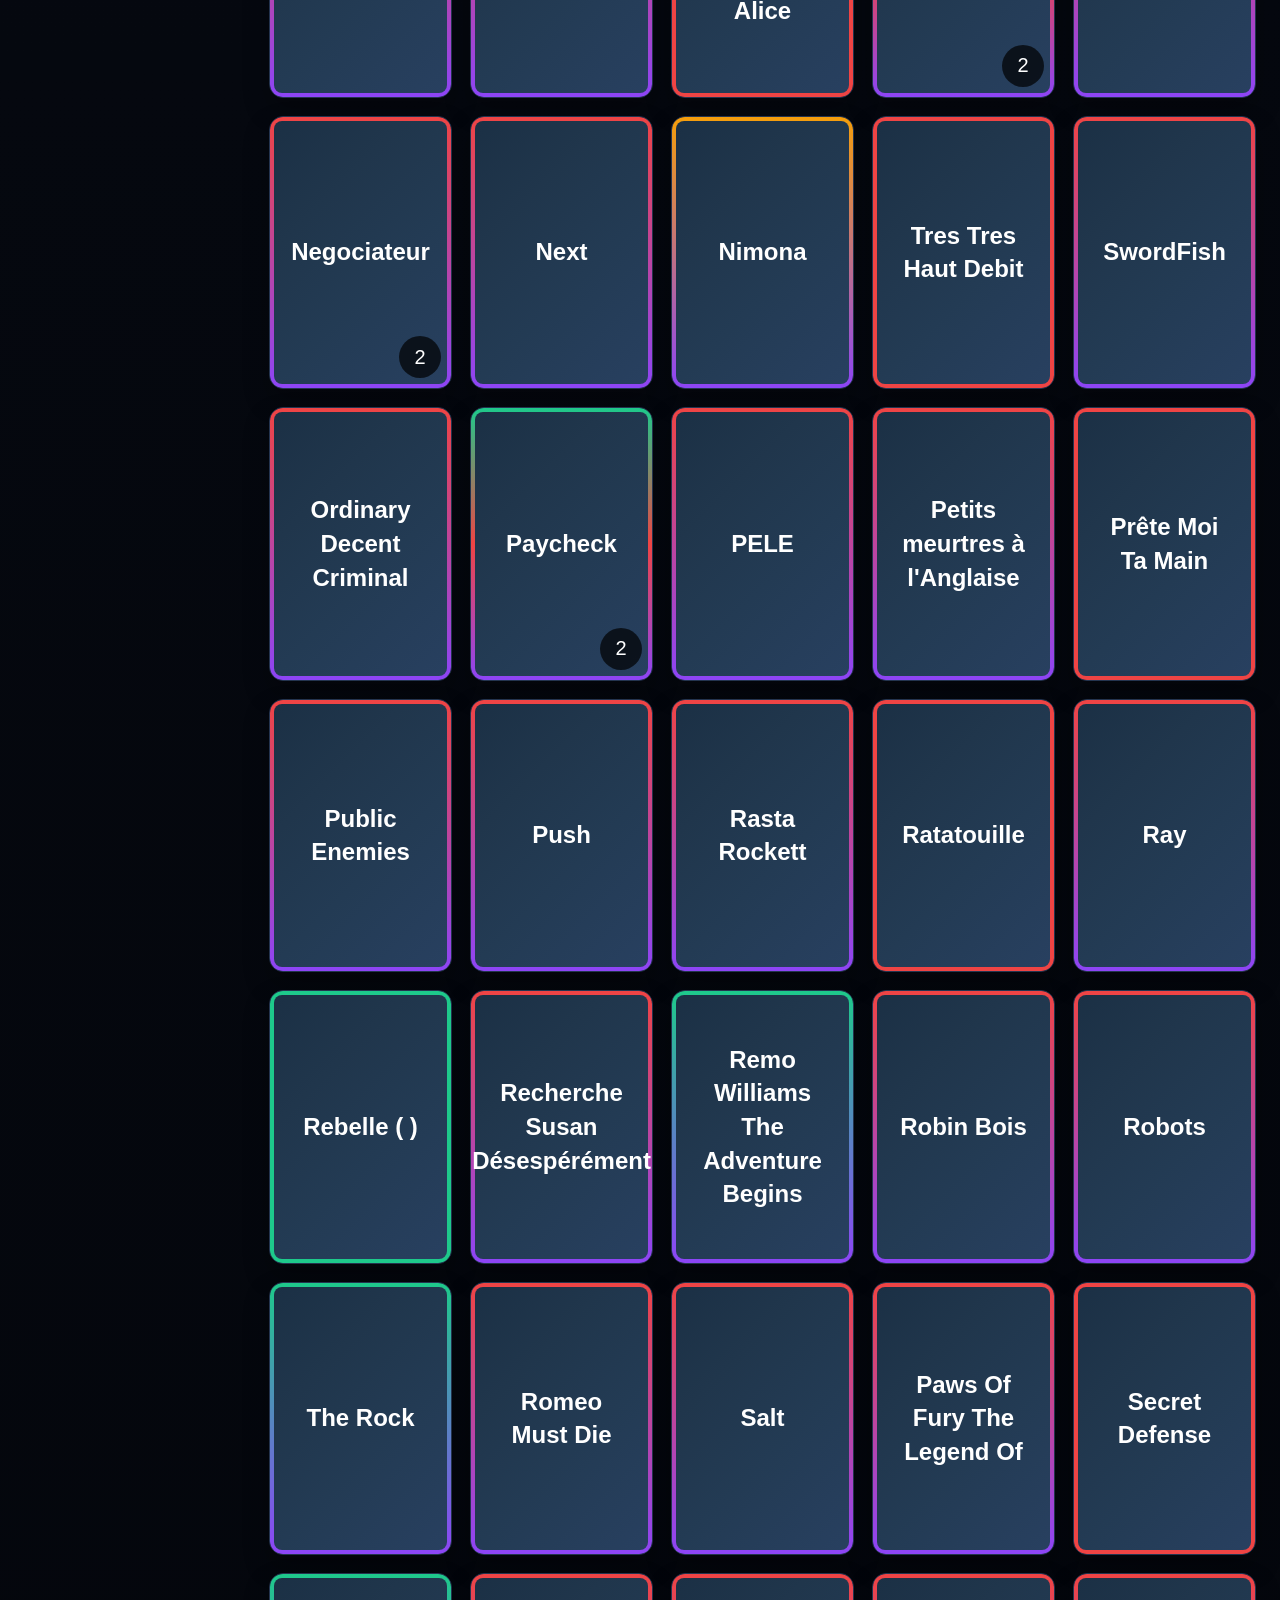
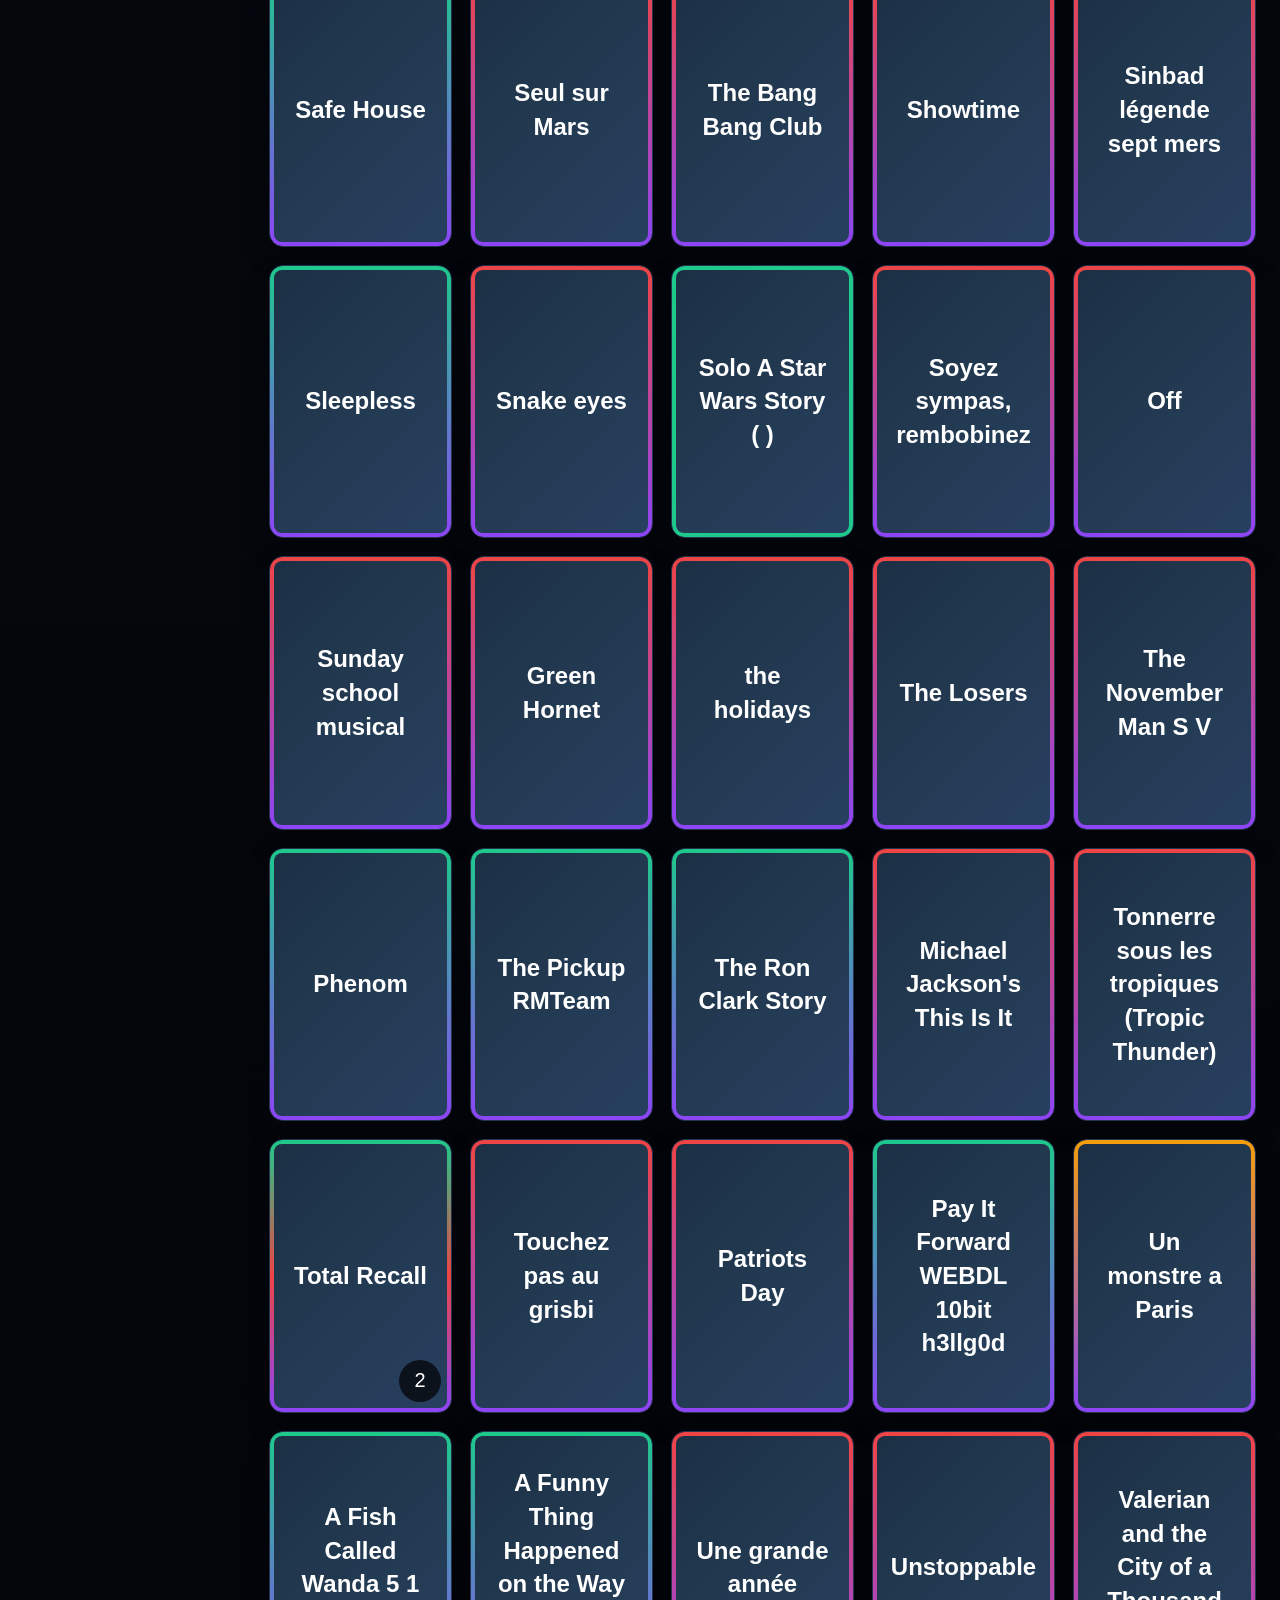
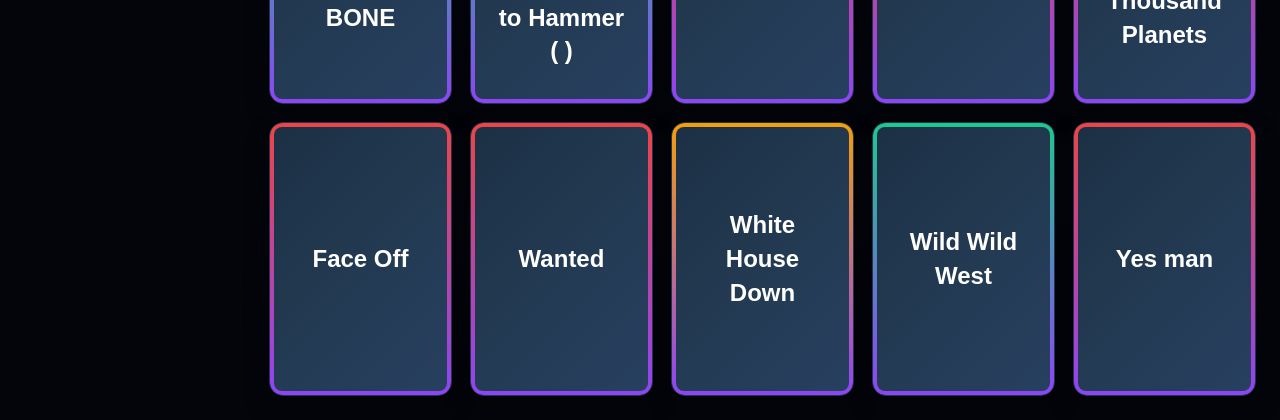
<file: film-detail.html>
<!DOCTYPE html>
<html lang="fr">
<head>
    <meta charset="UTF-8">
    <meta name="viewport" content="width=device-width, initial-scale=1.0">
    <title>Détail film - Médiathèque</title>
    <link rel="icon"
        href="data:image/svg+xml,%3Csvg xmlns='http://www.w3.org/2000/svg' viewBox='0 0 100 100'%3E%3Ctext y='0.9em' font-size='90'%3E%F0%9F%8E%AC%3C/text%3E%3C/svg%3E">
    <link rel="stylesheet" href="css/style.css">
</head>
<body data-active-menu="">
    <div class="app">
        <!-- Topbar mutualisée -->
        <div id="topbarContainer"></div>

        <main>
            <section id="page-film-detail" class="page active">
                <div class="layout">
                    <aside class="sidebar">
                        <div class="sidebar-title">Statistiques</div>
                        <div id="sideCollectionsRow" class="sidebar-stat"><span id="sideCollections">0</span> Collections</div>
                        <div class="sidebar-stat" style="cursor: pointer;" onclick="selectAjouts('all')">
                            <span id="sideFilms">0</span> Films</div>
                        <div class="sidebar-stat" style="cursor: pointer;" onclick="openFilmsNouveautes()">
                            <span id="sideNouveautes">0</span> Nouveautés</div>
                        <div class="sidebar-section"></div>

                        <div class="sidebar-title" id="storageTitle">Espace disponible</div>
                        <div id="storageActions">
                            <div id="sidebarStorageStats"></div>
                            <div class="sidebar-stat" style="cursor: pointer;" onclick="scanCollectionsTmdb()">Scan des collections</div>
                            <div class="sidebar-stat" style="cursor: pointer;" onclick="reloadCatalog('films')">Scan des films</div>                  
                            <div class="sidebar-stat" style="cursor: pointer;" onclick="reloadCatalog('nouveaux')">Scan rapide</div>                  
                        </div>
                        <div class="sidebar-section"></div>

                        <div class="sidebar-title" id="ajoutsTitle">Selection</div> 
                            <div id="ajoutsFilters"></div>
                            <div class="sidebar-section"></div>

                            <div class="sidebar-title" id="genreTitle">Genre</div>
                            <div id="genreFilters"></div>
                            <div class="sidebar-section"></div>

                            <div class="sidebar-title" id="typeTitle">Type</div>
                            <div id="typeFilters"></div>
                            <div class="sidebar-section"></div>

                            <div class="sidebar-title" id="studioTitle">Studio</div>
                            <div id="studioFilters"></div>
                            <div class="sidebar-section"></div>

                            <div class="sidebar-title" id="languageTitle">Langue</div>
                            <div id="languageFilters"></div>
                            <div class="sidebar-section"></div>

                            <div class="sidebar-title" id="qualityTitle">Qualité</div>
                            <div id="qualityFilters"></div>
                            <div class="sidebar-section"></div>
                    </aside>

                    <section class="content">
                        <div class="content-header">
                            <div>
                                <h1 id="filmTitle">Film</h1>
                                <p id="filmInfo" class="tmdb-result-info"></p>
                            </div>
                            <a id="backToFilmsButton" 
                                class="tmdb-associate-button" 
                                href="films.html">
                                <span class="back-arrow">←</span> Retour
                            </a>
                        </div>
                        <div id="filmInfoCard" class="film-detail-card serie-info-card hidden">
                            <div class="serie-info-image"></div>
                            <div id="filmInfoDescription" class="tmdb-result-description"></div>
                        </div>

                        <div id="filmDetailActionsRow" class="film-detail-actions-row">
                            <div id="filmMetadataButtons" class="language-filters">
                                <button id="filmSearchButton" class="tmdb-associate-button">Rechercher</button>
                            </div>                        </div>
                        <div id="filmMetadataChoices" class="film-metadata-choices" hidden></div>

                        <div id="filmFilesPanel" class="episodes-panel"></div>

                    </section>
                </div>
            </section>
        </main>
    </div>
    
    <div id="tmdbModal" class="tmdb-modal hidden">
        <div class="tmdb-modal-panel">
            <div class="tmdb-modal-header">
                <h2 id="tmdbModalTitle">Résultats TMDB</h2>
                <button class="tmdb-modal-close" onclick="closeTmdbModal()">×</button>
            </div>

            <div class="tmdb-search-zone">
                <input
                    id="tmdbSearchInput"
                    class="tmdb-search-input"
                    type="text"
                    placeholder="Recherche TMDB">
            </div>

            <div id="tmdbSearchTokens" class="tmdb-search-tokens"></div>
            <div id="tmdbResults" class="tmdb-results"></div>
        </div>
    </div>

    <div id="collectionScanProgress"  class="toast">
        Scan des collections : 
        <span id="collectionScanCurrent">0</span>
        /
        <span id="collectionScanTotal">0</span>
    </div>

    <div id="filmSearchModal" class="tmdb-modal hidden">
        <div class="tmdb-modal-panel">
            <div class="tmdb-modal-header">
                <h2>Rechercher le film</h2>
                <button class="tmdb-modal-close" onclick="closeFilmSearchModal()">×</button>
            </div>
            <div class="tmdb-results">
                <div>
                    <div id="filmSearchTitleButtons" class="tmdb-search-tokens">
                        <button id="filmSearchOriginalTitle" class="tmdb-search-token"></button>
                        <button id="filmSearchFrenchTitle" class="tmdb-search-token"></button>
                        <button id="filmSearchYear" class="tmdb-search-token"></button>
                    </div>
                    <div id="filmSearchButtons" class="tmdb-search-tokens" style="margin-top: 36px;"></div>
                </div>
            </div>
        </div>
    </div>

    <div id="scanModal" class="tmdb-modal hidden linux-hidden">
        <div class="tmdb-modal-panel">
            <div class="tmdb-modal-header">
                <h2 id="scanTitle">Scan des films</h2>
            </div>

            <div id="scanLog" class="tmdb-results"></div>

            <div style="padding:16px;text-align:right">
                <button class="secondary-button" onclick="closeScanModal()">
                    Fermer
                </button>
            </div>
        </div>
    </div>

    <!-- Charger top bar -->
    <script>
        fetch("common/topbar.html")
            .then(response => response.text())
            .then(html => {
                document.getElementById("topbarContainer").innerHTML = html;
                updateUserGreeting();
            });
    </script>

    <script src="config/constants.js"></script>
    <script src="js/state.js"></script>
    <script src="js/catalog.js"></script>
    <script src="js/utils.js"></script>
    <script src="js/media.js"></script>
    <script src="js/playback.js"></script>
    <script src="js/tmdb.js"></script>
    <script src="js/films.js"></script>
    <script src="modules/filmNormalization.js"></script>
    <script src="js/film-detail.js"></script>
    <script src="js/collections.js"></script>
    <script src="js/app-init.js"></script>
    <script>
        document.addEventListener("DOMContentLoaded", initFilmDetailPage);
    </script>
</body>
</html>
</file>
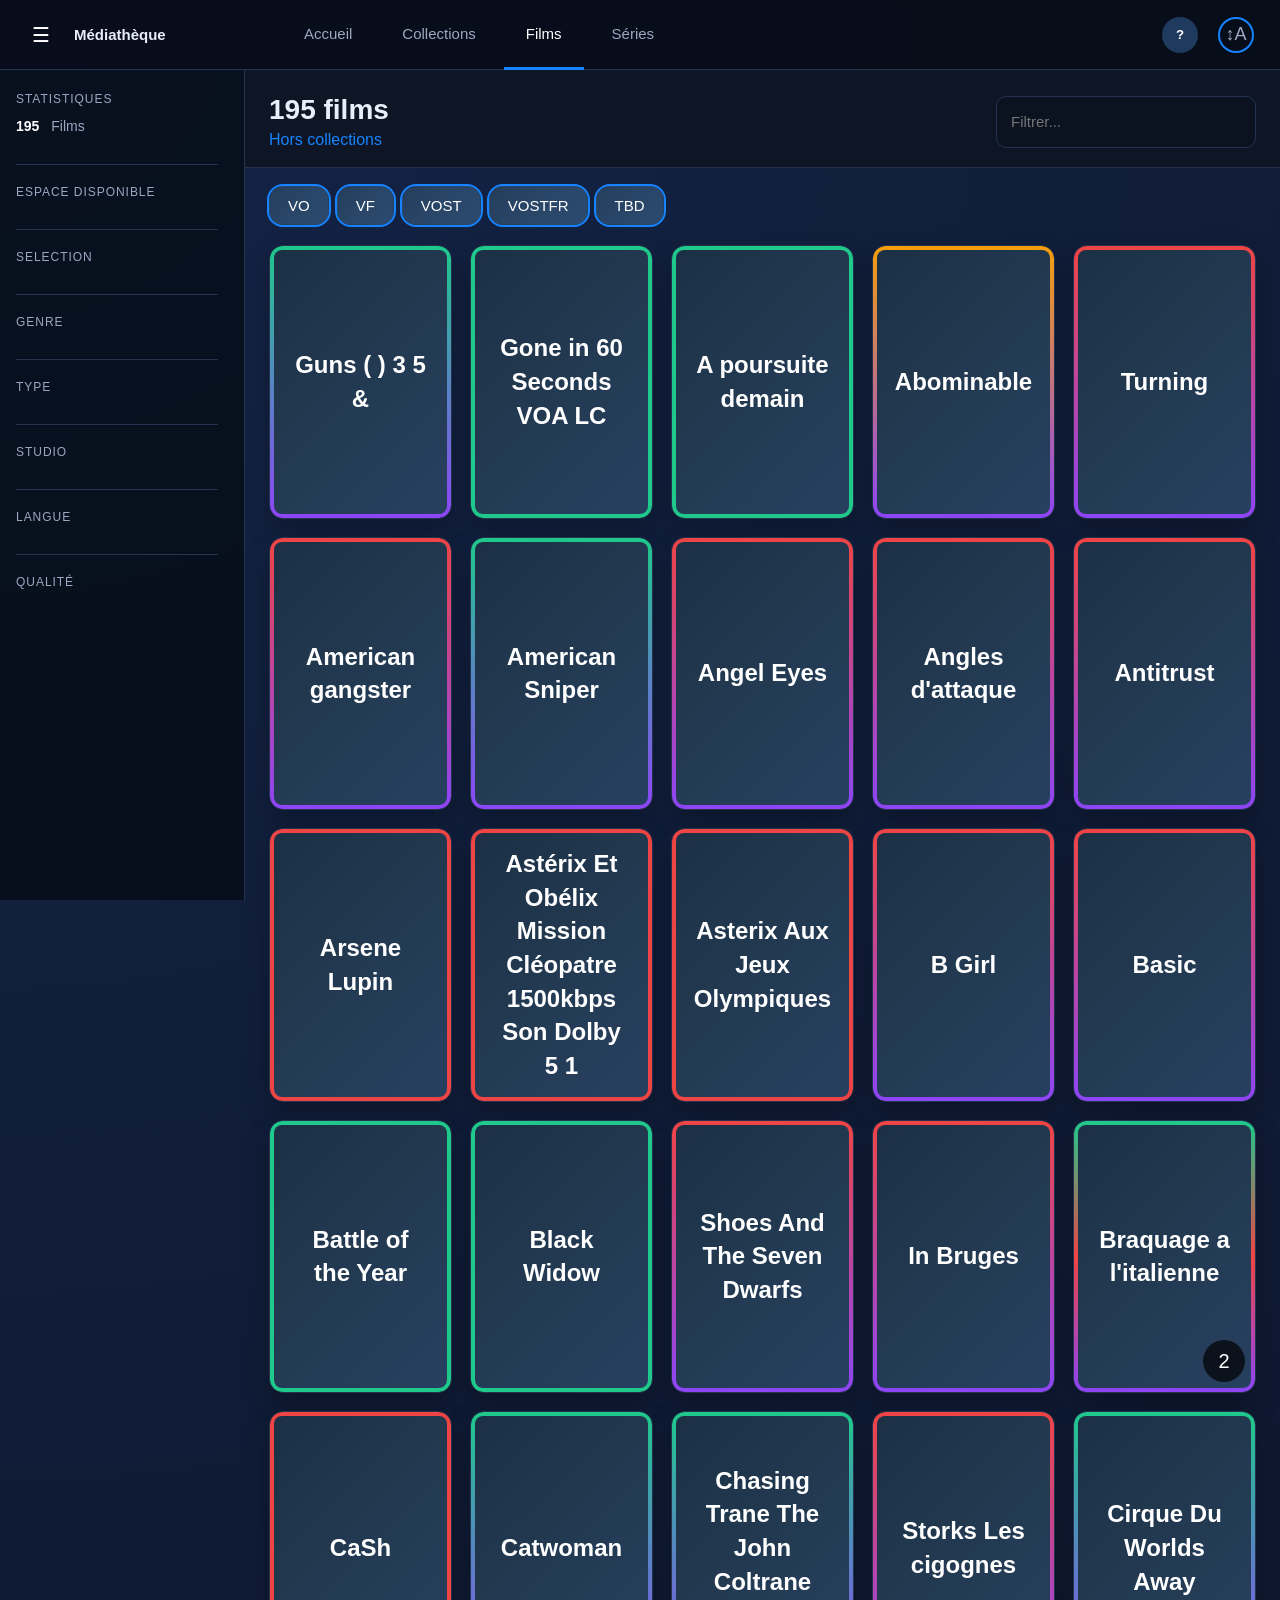
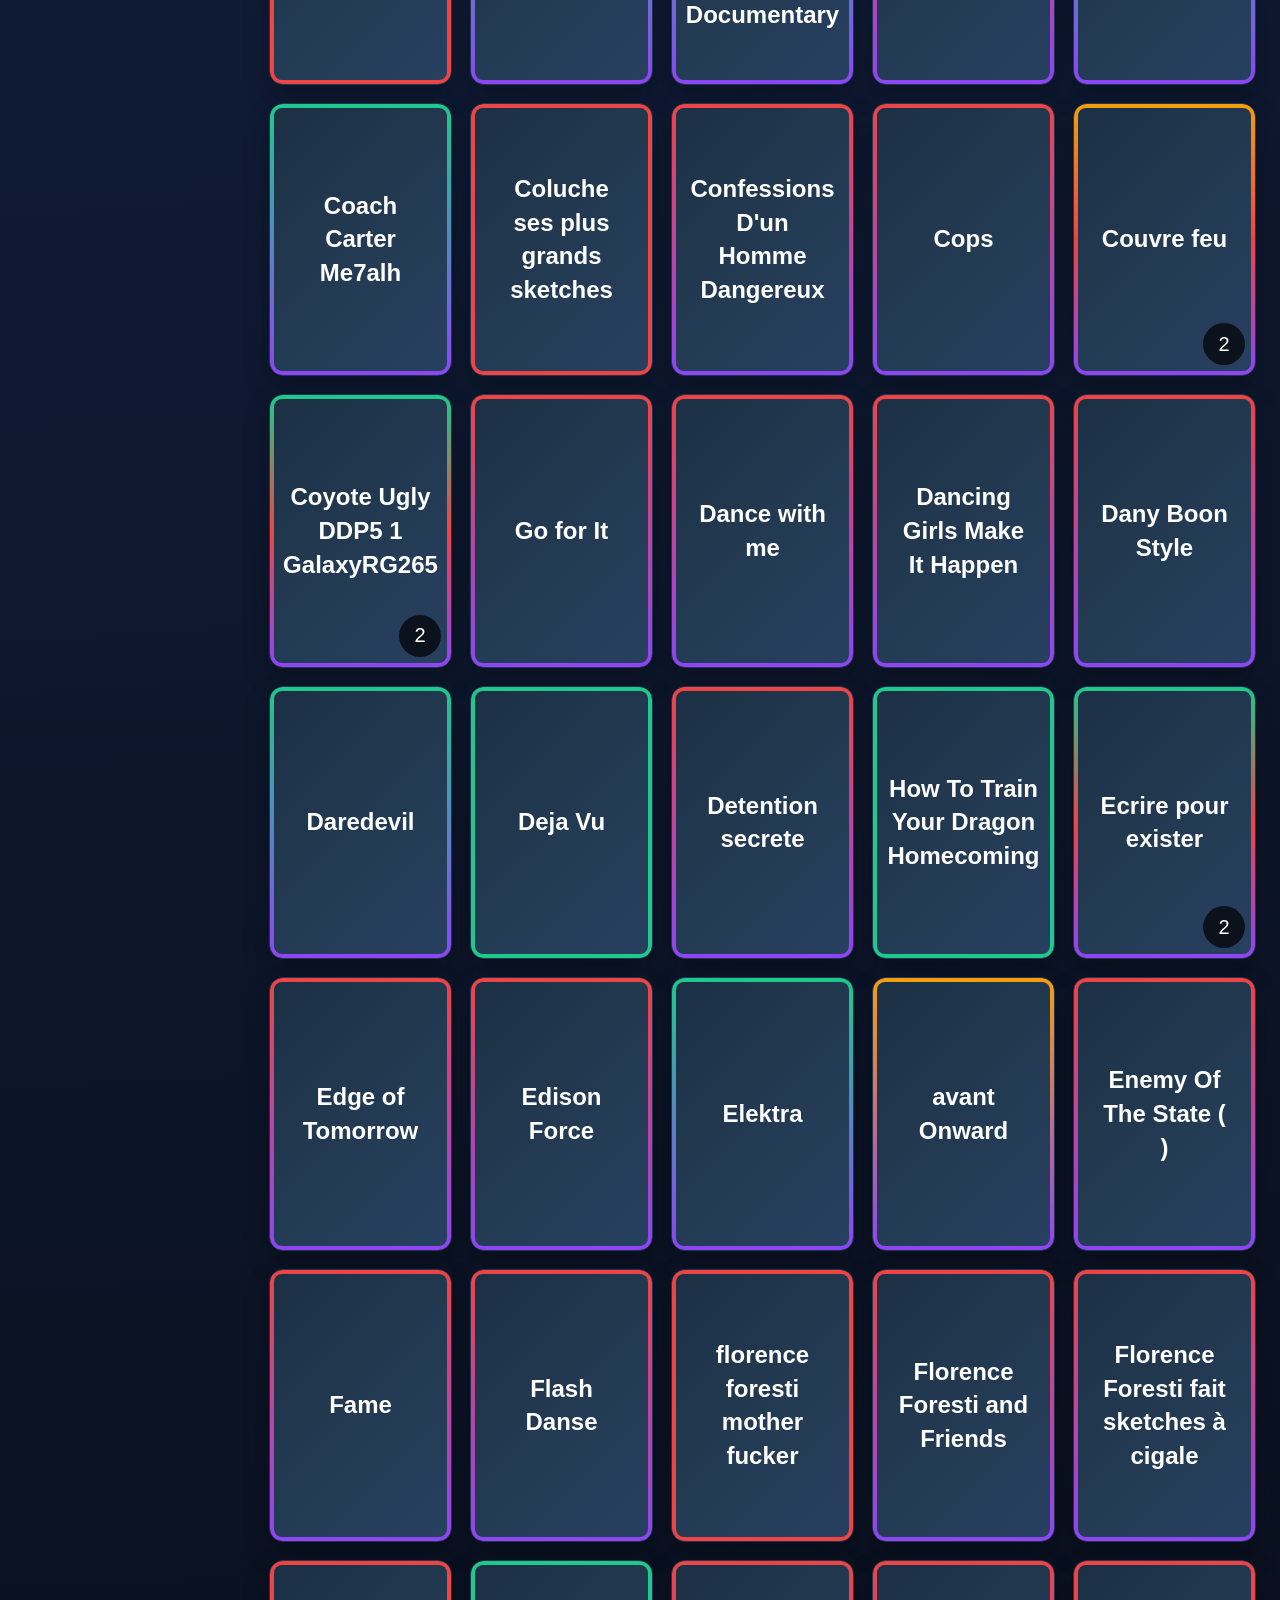
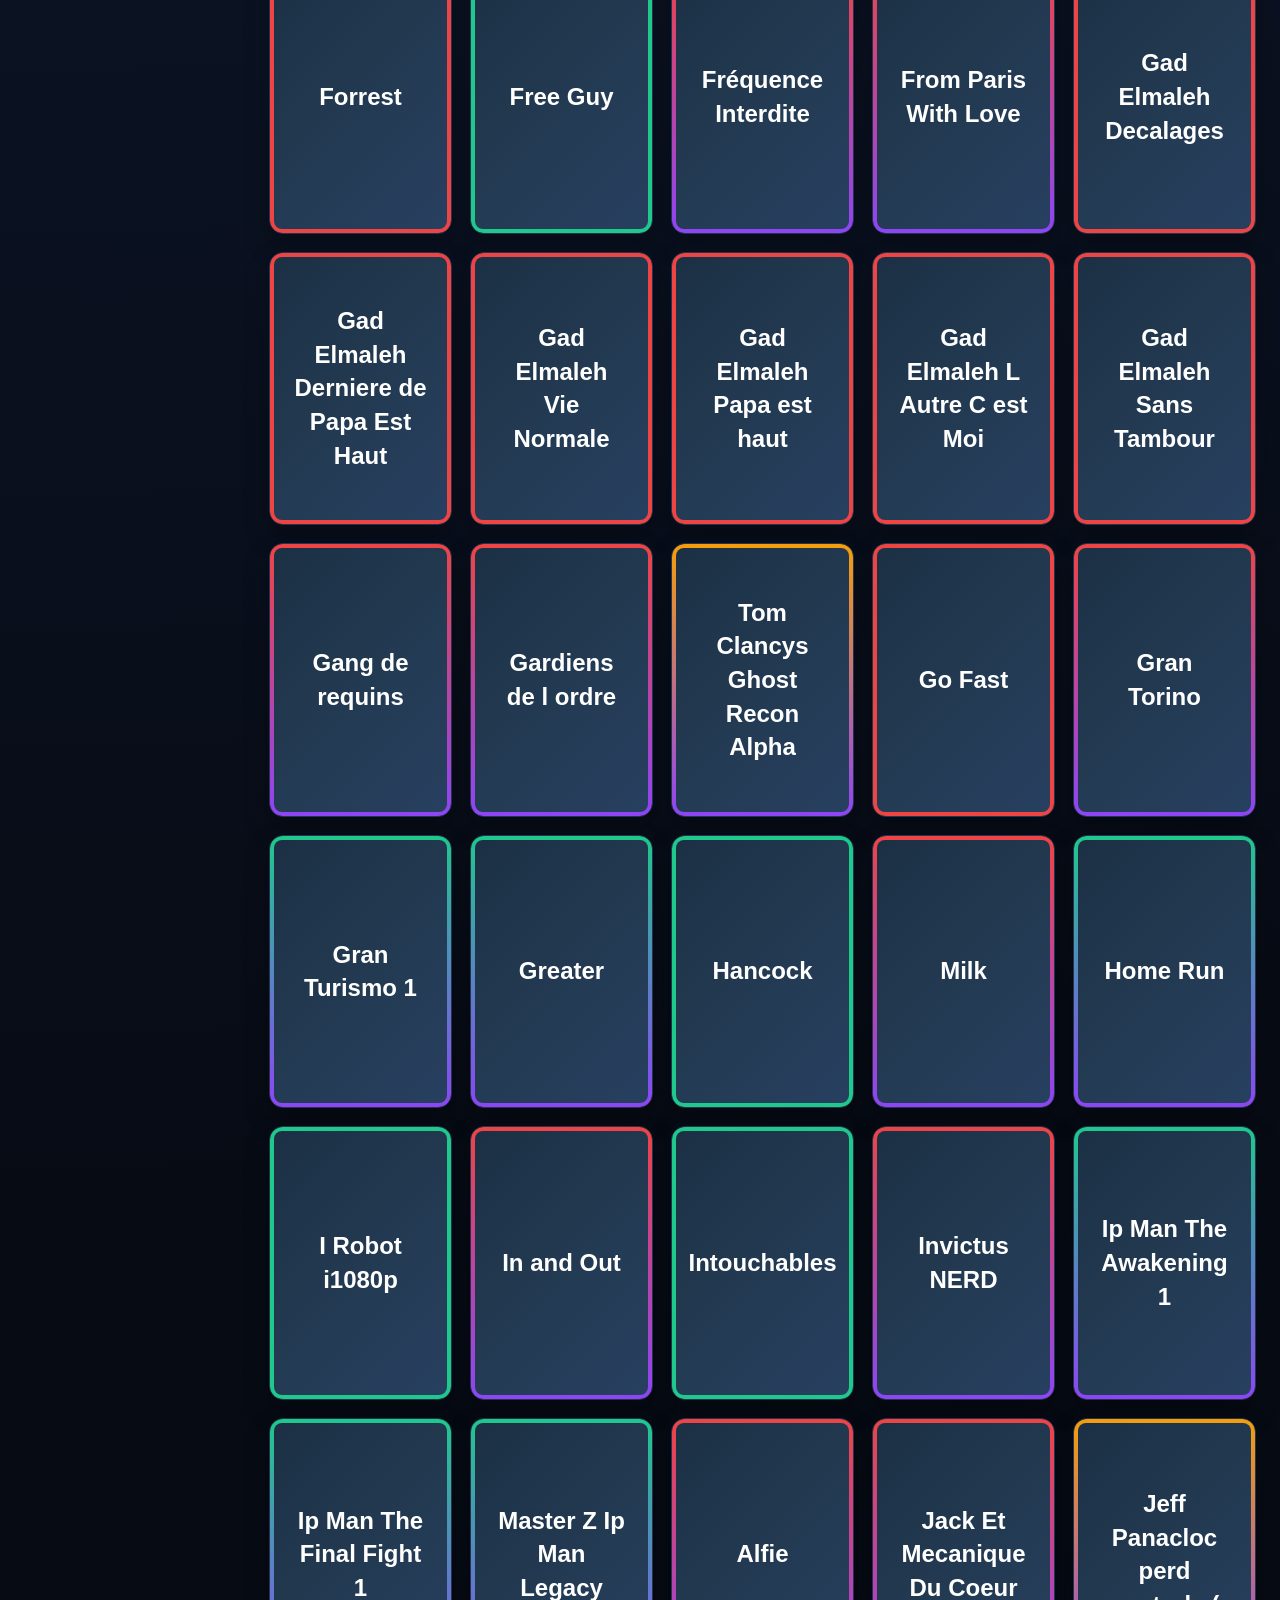
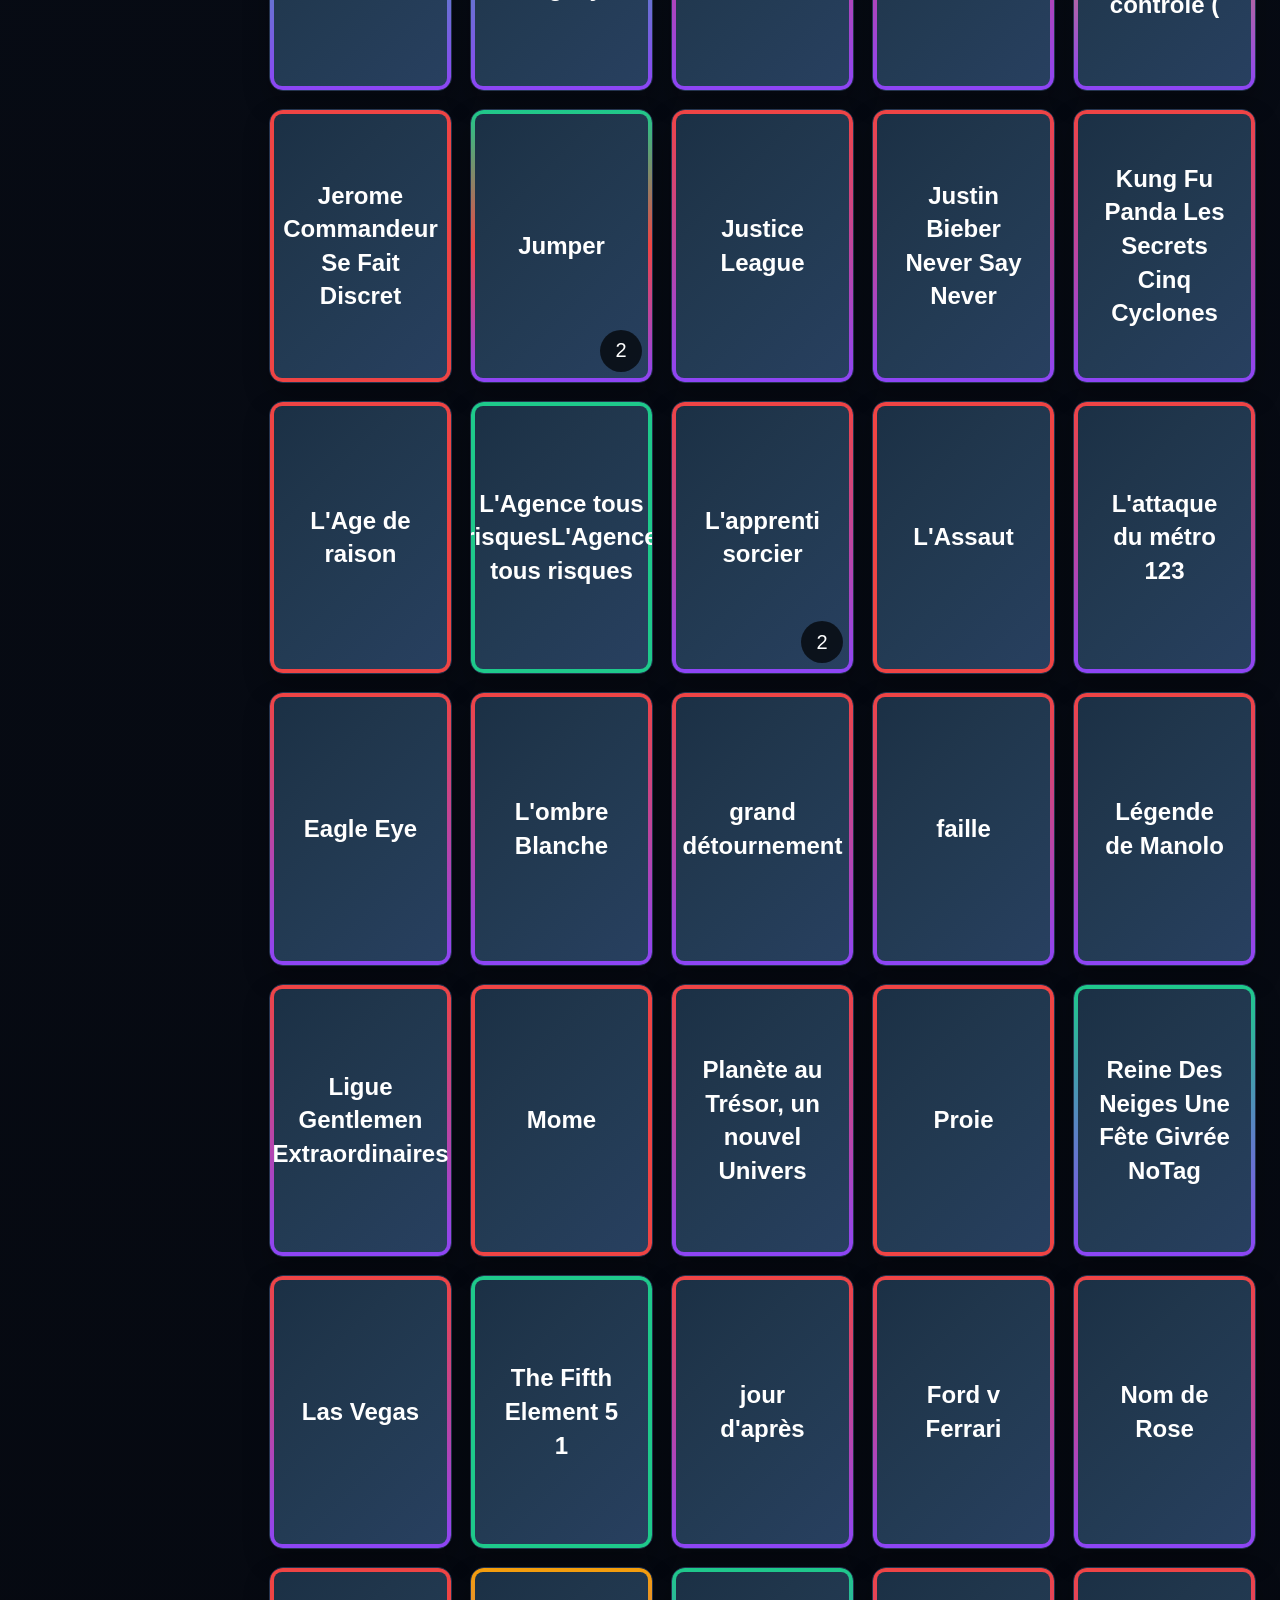
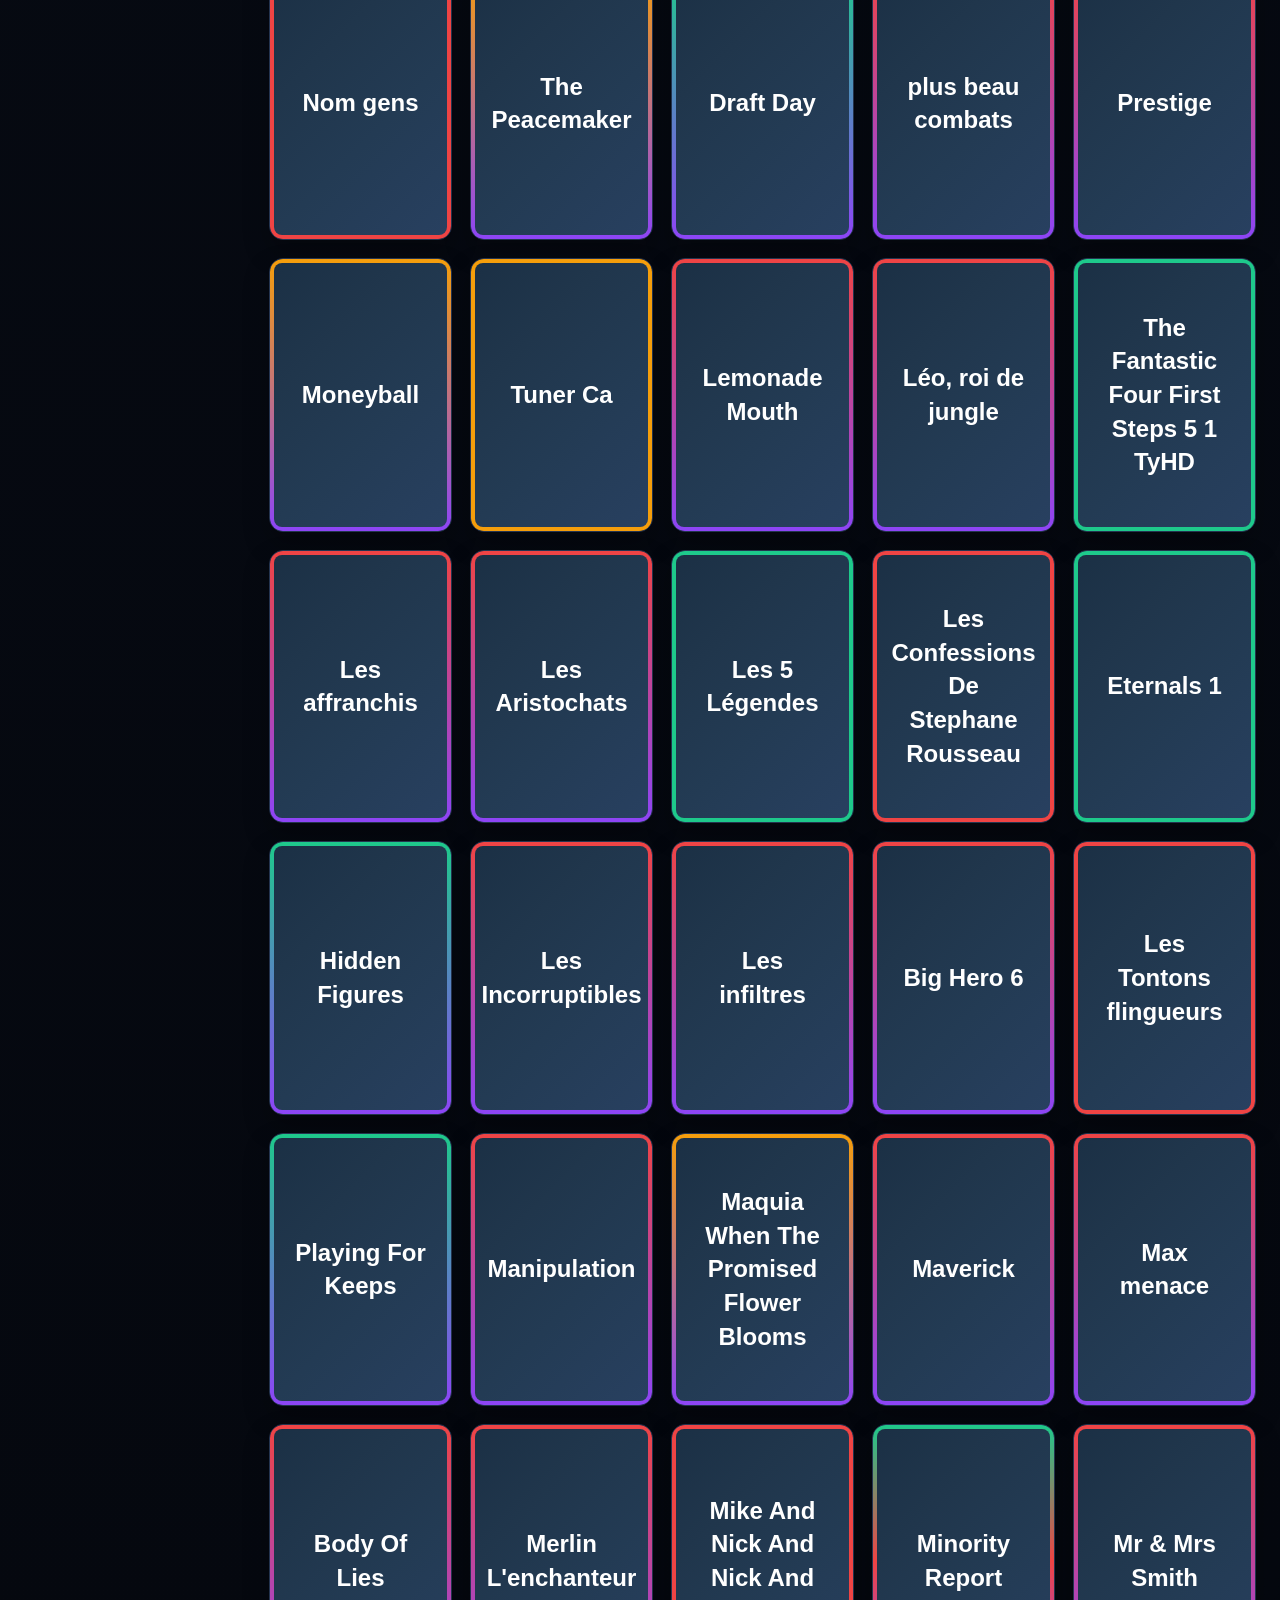
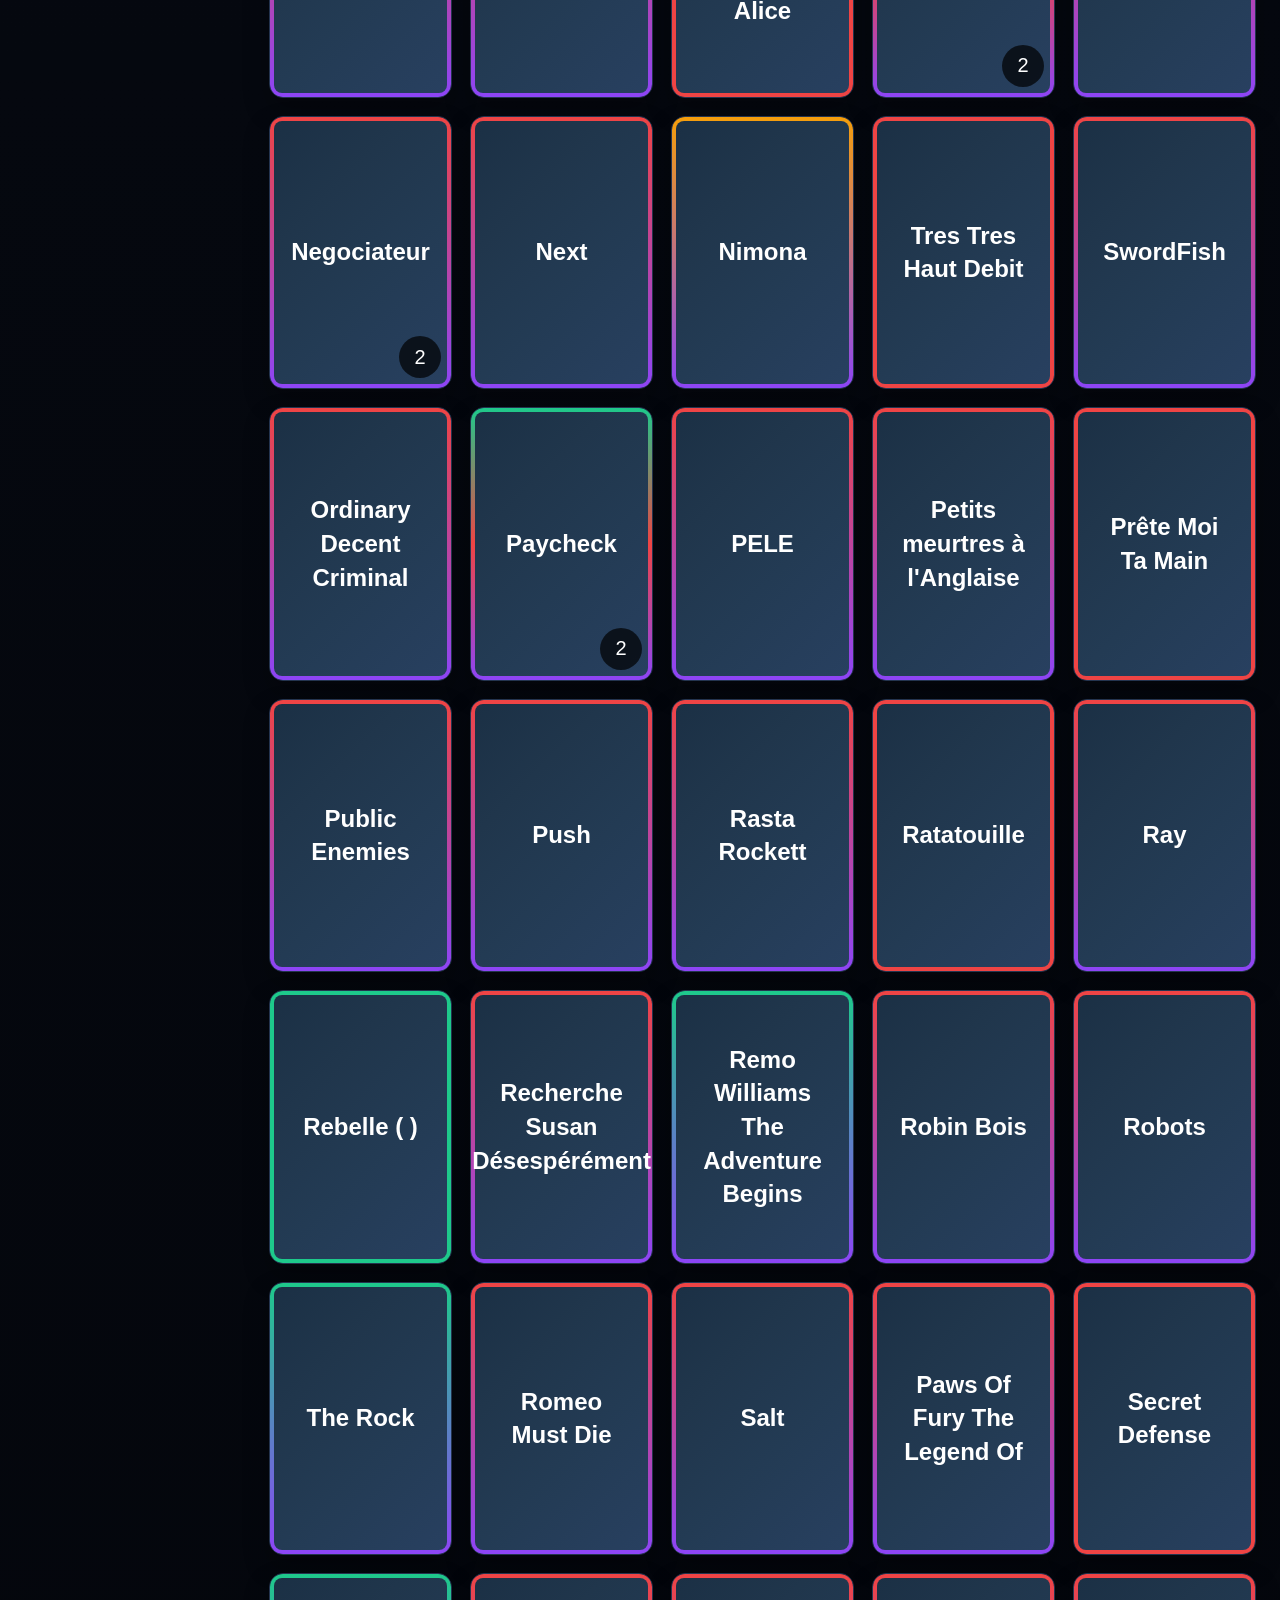
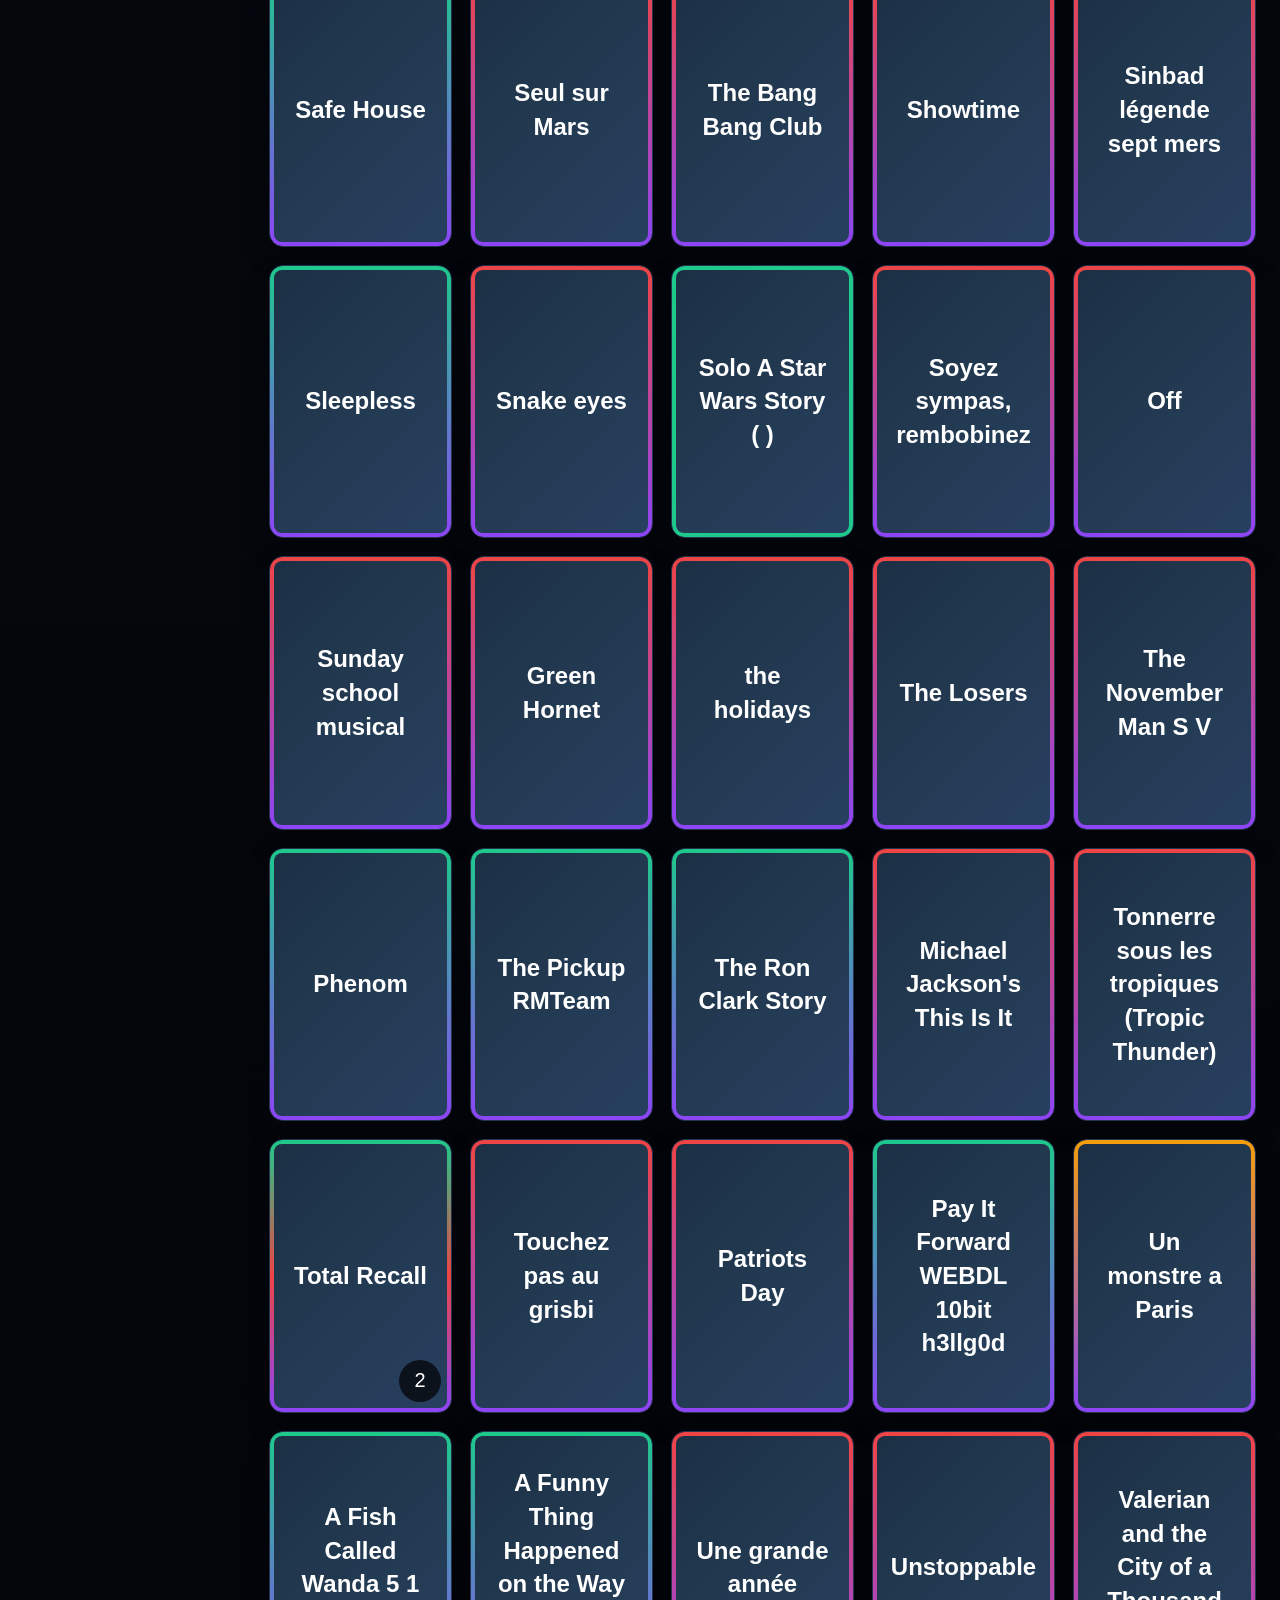
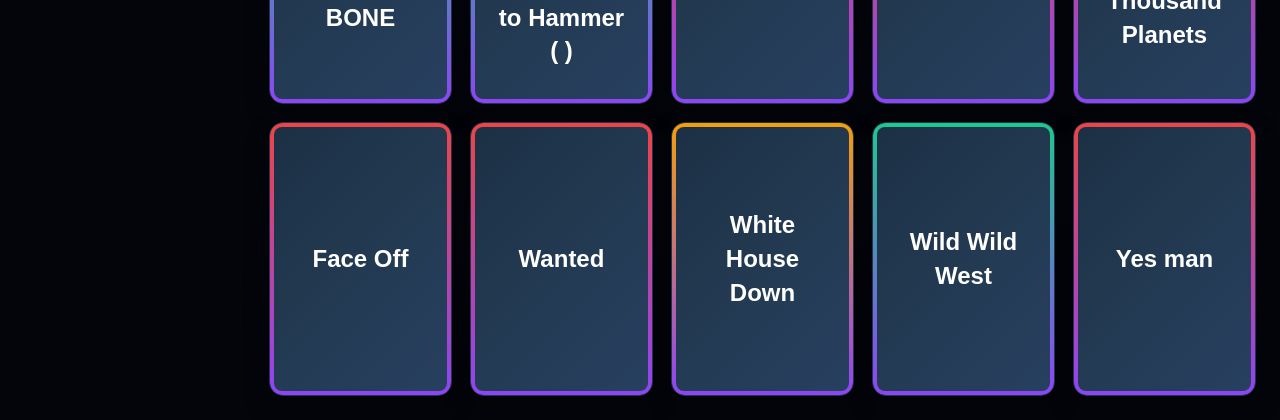
<file: films.html>
<!DOCTYPE html>
<html lang="fr">

<head>
    <meta charset="UTF-8">
    <meta name="viewport" content="width=device-width, initial-scale=1.0">
    <title>Films - Médiathèque</title>
    <link rel="icon"
        href="data:image/svg+xml,%3Csvg xmlns='http://www.w3.org/2000/svg' viewBox='0 0 100 100'%3E%3Ctext y='0.9em' font-size='90'%3E%F0%9F%8E%AC%3C/text%3E%3C/svg%3E">
    <link rel="stylesheet" href="css/style.css">
</head>

<body data-active-menu="">
    <div class="app">
        <!-- Topbar mutualisée -->
        <div id="topbarContainer"></div>
        
        <main>
            <section id="page-films" class="page active">
                <div class="layout">
                    <aside class="sidebar">
                        <div class="sidebar-title">Statistiques</div>
                        <div id="sideCollectionsRow" class="sidebar-stat"><span id="sideCollections">0</span> Collections</div>
                        <div class="sidebar-stat"><span id="sideFilms">0</span> Films</div>
                        <div class="sidebar-stat" style="display: none;"><span id="sideNouveautes">0</span> Nouveautés</div>
                        <div class="sidebar-section"></div>

                        <div class="sidebar-title" id="storageTitle">Espace disponible</div>
                        <div id="storageActions">
                            <div id="sidebarStorageStats"></div>
                            <div class="sidebar-stat" style="cursor: pointer;" onclick="scanCollectionsTmdb()">Scan des collections</div>
                            <div class="sidebar-stat" style="cursor: pointer;" onclick="reloadCatalog('films')">Scan des films</div>                  
                            <div class="sidebar-stat" style="cursor: pointer;" onclick="reloadCatalog('nouveaux')">Scan rapide</div>                  
                        </div>
                        <div class="sidebar-section"></div>

                        <div class="sidebar-title" id="ajoutsTitle">Selection</div>
                        <div id="ajoutsFilters"></div>
                        <div class="sidebar-section"></div>
                        
                        <div class="sidebar-title" id="genreTitle">Genre</div>
                        <div id="genreFilters"></div>
                        <div class="sidebar-section"></div>

                        <div class="sidebar-title" id="typeTitle">Type</div>
                        <div id="typeFilters"></div>
                        <div class="sidebar-section"></div>

                        <div class="sidebar-title" id="studioTitle">Studio</div>
                        <div id="studioFilters"></div>
                        <div class="sidebar-section"></div>

                        <div class="sidebar-title" id="languageTitle">Langue</div>
                        <div id="languageFilters"></div>
                        <div class="sidebar-section"></div>

                        <div class="sidebar-title" id="qualityTitle">Qualité</div>
                        <div id="qualityFilters"></div>
                    </aside>
                    
                    <section class="content">
                        <div class="content-header">
                            <div>
                                <h1 id="filmsCount">0 film</h1>
                                <p id="filmsSubtitle">Hors collections</p>
                            </div>
                            <input id="searchInput"
                                class="search-input"
                                type="search"
                                autocomplete="off"
                                placeholder="Filtrer..."
                                oninput="handleSearch()">
                            <button id="backToCollectionsButton" 
                                class="tmdb-associate-button hidden">
                                ← Retour
                            </button>
                        </div>

                        <div id="collectionInfoCard" class="film-detail-card serie-info-card hidden">
                            <div class="serie-info-image"></div>
                            <div id="collectionInfoDescription" class="tmdb-result-description"></div>
                        </div>

                        <div id="languageFilters" class="language-filters">
                            <button class="language-button active" data-language="VO">VO</button>
                            <button class="language-button active" data-language="VF">VF</button>
                            <button class="language-button active" data-language="VOST">VOST</button>
                            <button class="language-button active" data-language="VOSTFR">VOSTFR</button>
                            <button class="language-button active" data-language="TBD">TBD</button>
                        </div>

                        <div id="filmsGrid" class="cards-grid"></div>
                    </section>
                </div>
            </section>
        </main>
    </div>
    
    <div id="tmdbModal" class="tmdb-modal hidden">
        <div class="tmdb-modal-panel">
            <div class="tmdb-modal-header">
                <h2 id="tmdbModalTitle">Résultats TMDB</h2>
                <button class="tmdb-modal-close" onclick="closeTmdbModal()">×</button>
            </div>

            <div class="tmdb-search-zone">
                <input
                    id="tmdbSearchInput"
                    class="tmdb-search-input"
                    type="text"
                    placeholder="Recherche TMDB">
            </div>
            <div id="tmdbSearchTokens" class="tmdb-search-tokens"></div>
            <div id="tmdbResults" class="tmdb-results"></div>
        </div>
    </div>

    <div id="collectionScanProgress"  class="toast">
        Scan des collections : 
        <span id="collectionScanCurrent">0</span>
        /
        <span id="collectionScanTotal">0</span>
    </div>

    <div id="filmSearchModal" class="tmdb-modal hidden">
        <div class="tmdb-modal-panel">
            <div class="tmdb-modal-header">
                <h2>Rechercher le film</h2>
                <button class="tmdb-modal-close" onclick="closeFilmSearchModal()">×</button>
            </div>
            <div class="tmdb-results">
                <div>
                    <div id="filmSearchTitleButtons" class="tmdb-search-tokens">
                        <button id="filmSearchOriginalTitle" class="tmdb-search-token"></button>
                        <button id="filmSearchFrenchTitle" class="tmdb-search-token"></button>
                        <button id="filmSearchYear" class="tmdb-search-token"></button>
                    </div>
                    <div id="filmSearchButtons" class="tmdb-search-tokens" style="margin-top: 36px;"></div>
                </div>
            </div>
        </div>
    </div>
    
    <div id="scanModal" class="tmdb-modal hidden linux-hidden">
        <div class="tmdb-modal-panel">
            <div class="tmdb-modal-header">
                <h2 id="scanTitle">Scan des films</h2>
            </div>
            <div id="scanLog" class="tmdb-results"></div>
            <div id="detectionLog" class="tmdb-results hidden"></div>
            <div style="padding:16px;text-align:right">
                <button class="secondary-button" onclick="closeScanModal()">
                    Fermer
                </button>
            </div>
        </div>
    </div>

    <!-- Charger top bar -->
   <script>
        fetch("common/topbar.html")
            .then(response => response.text())
            .then(html => {
                document.getElementById("topbarContainer").innerHTML = html;
                updateUserGreeting();
            });
    </script>

    <script src="config/constants.js"></script>
    <script src="js/state.js"></script>
    <script src="js/catalog.js"></script>
    <script src="js/utils.js"></script>
    <script src="js/media.js"></script>
    <script src="js/playback.js"></script>
    <script src="js/tmdb.js"></script>
    <script src="modules/filmNormalization.js"></script>
    <script src="js/films.js"></script>
    <script src="js/collections.js"></script>
    <script src="js/app-init.js"></script>
    <script>
        document.addEventListener("DOMContentLoaded", initFilmsPage);
    </script>
</body>

</html>
</file>
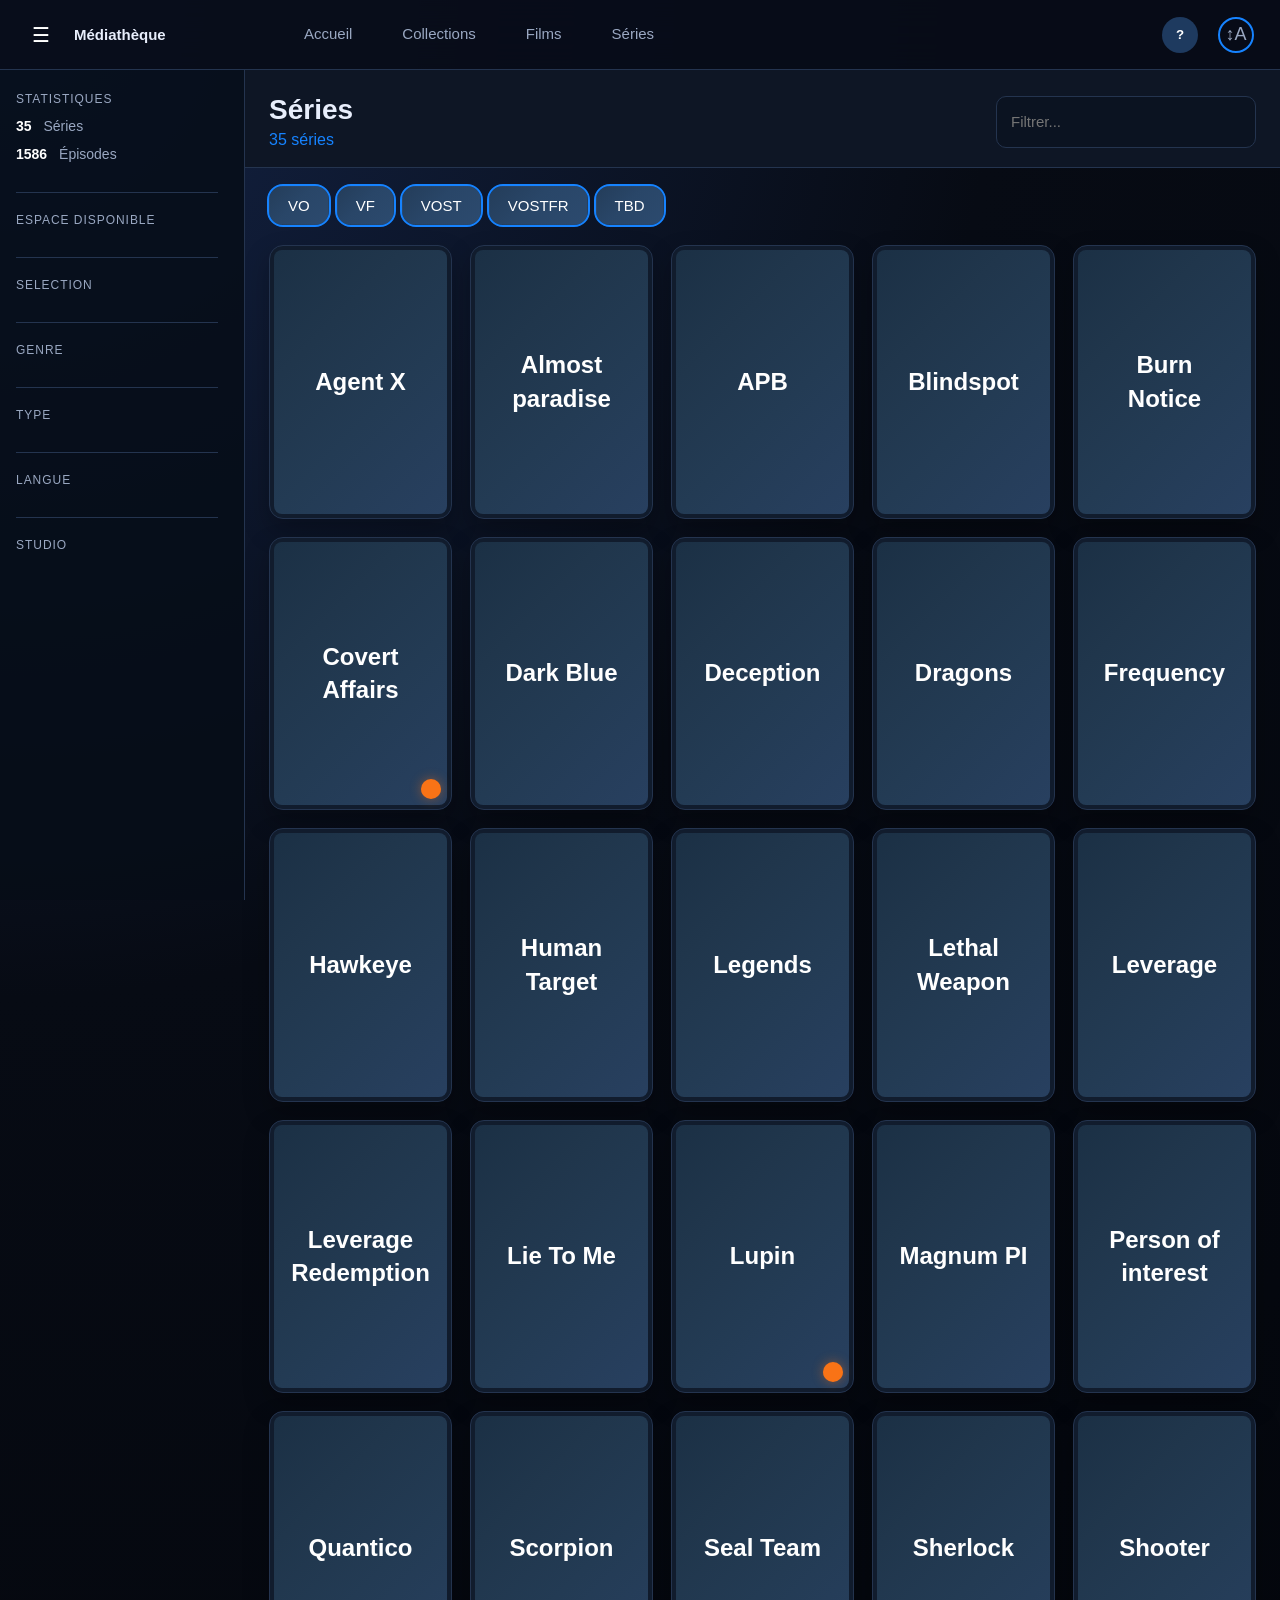
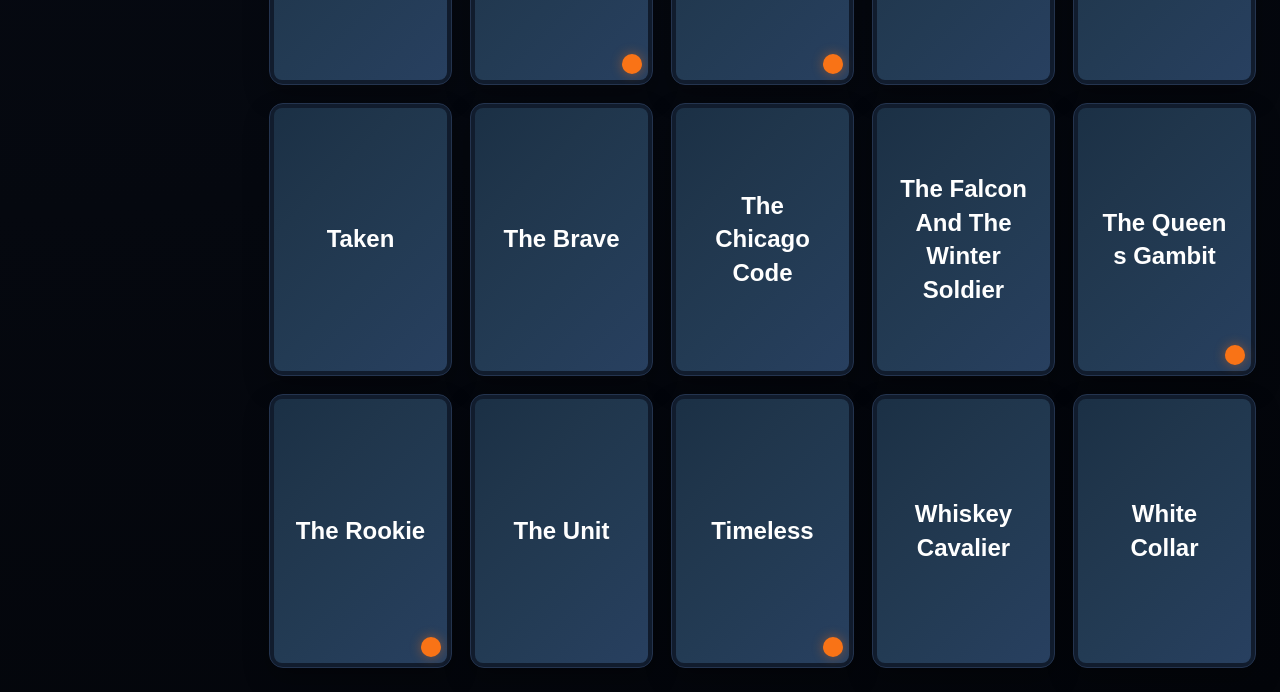
<file: series.html>
<!DOCTYPE html>
<html lang="fr">

<head>
    <meta charset="UTF-8">
    <meta name="viewport" content="width=device-width, initial-scale=1.0">
    <title>Séries - Médiathèque</title>
    <link rel="icon"
        href="data:image/svg+xml,%3Csvg xmlns='http://www.w3.org/2000/svg' viewBox='0 0 100 100'%3E%3Ctext y='0.9em' font-size='90'%3E%F0%9F%8E%AC%3C/text%3E%3C/svg%3E">
    <link rel="stylesheet" href="css/style.css">
</head>

<body data-active-menu="series">
    <div class="app">
        <!-- Topbar mutualisée -->
        <div id="topbarContainer"></div>
        <main>
            <section id="page-series" class="page active">
                <div class="layout">
                    <aside class="sidebar">
                        <div class="sidebar-title">Statistiques</div>
                        <div class="sidebar-stat"><span id="sideSeries">0</span> Séries</div>
                        <div class="sidebar-stat"><span id="sideEpisodes">0</span> Épisodes</div>
                        <div class="sidebar-section"></div>
                    
                        <div class="sidebar-title" id="storageTitle">Espace disponible</div>
                        <div id="storageActions">
                            <div id="sidebarStorageStats"></div>
                            <div class="sidebar-stat" style="cursor: pointer;" onclick="reloadCatalog('series')">Scan des séries</div>                
                        </div>
                        <div class="sidebar-section"></div>

                        <div class="sidebar-title" id="ajoutsTitle">Selection</div>
                        <div id="ajoutsFilters"></div>
                        <div class="sidebar-section"></div>
                        
                        <div class="sidebar-title" id="genreTitle">Genre</div>
                        <div id="genreFilters"></div>
                        <div class="sidebar-section"></div>

                        <div class="sidebar-title" id="typeTitle">Type</div>
                        <div id="typeFilters"></div>
                        <div class="sidebar-section"></div>

                        <div class="sidebar-title" id="languageTitle">Langue</div>
                        <div id="languageFilters"></div>
                        <div class="sidebar-section"></div>

                        <div class="sidebar-title" id="studioTitle">Studio</div>
                        <div id="studioFilters"></div>
                    </aside>

                    <section class="content">
                        
                        <div class="content-header">
                            <div>
                                <h1 id="seriesTitle">Séries</h1>
                                <p id="seriesCount">0 série</p>
                            </div>

                            <input id="searchInput"
                                class="search-input"
                                type="search"
                                autocomplete="off"
                                placeholder="Filtrer..."
                                oninput="handleSearch()">
                        </div>

                        <div id="languageFilters" class="language-filters">
                            <button class="language-button active" data-language="VO">VO</button>
                            <button class="language-button active" data-language="VF">VF</button>
                            <button class="language-button active" data-language="VOST">VOST</button>
                            <button class="language-button active" data-language="VOSTFR">VOSTFR</button>
                            <button class="language-button active" data-language="TBD">TBD</button>
                        </div>

                        <div id="seriesGrid" class="cards-grid"></div>
                    </section>
                </div>
            </section>
        </main>
    </div>
    
    <div id="tmdbModal" class="tmdb-modal hidden">
        <div class="tmdb-modal-panel">
            <div class="tmdb-modal-header">
                <h2 id="tmdbModalTitle">Résultats TMDB</h2>
                <button class="tmdb-modal-close" onclick="closeTmdbModal()">×</button>
            </div>
            <div id="tmdbResults" class="tmdb-results"></div>
        </div>
    </div>

    <div id="scanModal" class="tmdb-modal hidden linux-hidden">
        <div class="tmdb-modal-panel">
            <div class="tmdb-modal-header">
                <h2 id="scanTitle">Scan des séries</h2>
            </div>

            <div id="scanLog" class="tmdb-results"></div>

            <div style="padding:16px;text-align:right">
                <button class="secondary-button" onclick="closeScanModal()">
                    Fermer
                </button>
            </div>
        </div>
    </div>

    <!-- Charger top bar -->
    <script>
        fetch("common/topbar.html")
            .then(response => response.text())
            .then(html => {
                document.getElementById("topbarContainer").innerHTML = html;
                updateUserGreeting();
            });
    </script>

    <script src="config/constants.js"></script>
    <script src="js/state.js"></script>
    <script src="js/catalog.js"></script>
    <script src="js/utils.js"></script>
    <script src="js/media.js"></script>
    <script src="js/playback.js"></script>
    <script src="js/tmdb.js"></script>
    <script src="js/series.js"></script>
    <script src="js/collections.js"></script>
    <script src="js/app-init.js"></script>
    <script>
        document.addEventListener("DOMContentLoaded", initSeriesPage);
    </script>
</body>

</html>
</file>
<file: css/style.css>
/* ==================================================
   COMMUN PC/MOBILE
   ================================================== */
body.linux .linux-hidden {
    display: none !important;
}

body.no-mediaserver .mediaserver-only {
    display: none !important;
}

body:not(.no-mediaserver) .download-only {
    display: none !important;
}

:root {
    --font-scale: 1;
    --bg: #070b14;
    --bg-soft: #0e1625;
    --panel: #111c2d;
    --panel-light: #162337;
    --border: #24344f;
    --text: #e8eefc;
    --muted: #9aa8c2;
    --blue: #1683ff;
    --blue-dark: #0d4fa3;
    --purple: #8d45f6;
    --green: #1ec98b;
    --danger: #ffcc00;
    --card-radius: 14px;
    --cadres-max-width: 1200px;
}

* {
    box-sizing: border-box;
}

body {
    margin: 0;
    font-family: "Segoe UI", Arial, sans-serif;
    background: radial-gradient(circle at top left, #142447 0, #070b14 38%, #03050a 100%);
    color: var(--text);
    overflow-y: scroll;
    font-size: calc(1rem * var(--font-scale));
}

button,
input {
    font-family: inherit;
}

.app {
    min-height: 100vh;
    padding-top: 70px;
}

.topbar {
    height: 70px;
    display: flex;
    align-items: center;
    gap: 28px;
    padding: 0 24px;
    background: rgba(8, 13, 24, 0.92);
    border-bottom: 1px solid var(--border);
    position: fixed;
    top: 0;
    left: 0;
    right: 0;
    z-index: 50;
    backdrop-filter: blur(18px);
}

.brand {
    display: flex;
    align-items: center;
    gap: 16px;
    cursor: pointer;
    min-width: 230px;
}

.brand-logo {
    cursor: default;
}

.brand-icon {
    width: 34px;
    height: 34px;
    border-radius: 8px;
    background: #1677CF;
    display: flex;
    align-items: center;
    justify-content: center;
    color: white;
    font-size: calc(20px * var(--font-scale));
    box-shadow: 0 0 18px rgba(22, 131, 255, 0.45);
    position: relative;
}

.brand-icon span {
    position: relative;
    top: -2px;
}

.hamburger-icon span {
    top: 0;
}

.brand-title {
    font-size: calc(15px * var(--font-scale));
    font-weight: 700;
}

.main-nav {
    display: flex;
    height: 100%;
    align-items: center;
    gap: 6px;
}

.nav-button {
    display: flex;
    align-items: center;
    justify-content: center;
    height: 70px;
    padding: 0 22px;
    border: none;
    border-bottom: 3px solid transparent;
    background: transparent;
    color: var(--muted);
    font-size: calc(15px * var(--font-scale));
    cursor: pointer;
    text-decoration: none;
}

.nav-button:hover,
.nav-button.active {
    color: white;
    border-bottom-color: var(--blue);
}

.nav-button:hover,
.nav-button.inactive {
    color: white;
    border-bottom-color: var(--grey);
}

.top-actions {
    margin-left: auto;
    display: flex;
    align-items: center;
    gap: 10px;
    min-width: 0;
    margin-right: -8px;
}

.search-input {
    width: 200px;
    height: 38px;
    border: 1px solid var(--border);
    border-radius: 10px;
    background: #0b1321;
    color: var(--text);
    padding: 0 14px;
    outline: none;
}

.search-input:focus {
    border-color: var(--blue);
}

.icon-button,
.secondary-button {
    min-height: 38px;
    border: 1px solid var(--border);
    border-radius: 10px;
    background: #0b1321;
    color: var(--text);
    padding: 10 14px;
    cursor: pointer;
    text-decoration: none;
    display: flex;
    align-items: center;
    justify-content: center;
}
.icon-button:hover,
.secondary-button:hover {
    border-color: var(--blue);
    color: white;
}

.page {
    display: none;
}

.page.active {
    display: block;
}

.home-header {
    max-width: 1200px;
    margin: 34px auto 24px auto;
    padding: 0 24px;
    display: flex;
    align-items: center;
    justify-content: space-between;
}
.home-header h1 {
    margin: 0 0 8px 0;
    font-size: calc(30px * var(--font-scale));
}
.home-header p {
    margin: 0;
    color: var(--muted);
}
.home-storage {
    display: flex;
    align-items: center;
    gap: 10px;
}
#homeStorageStats {
    display: flex;
    align-items: center;
    gap: 14px;
}
#sidebarStorageStats {    
    display: grid;    
    grid-template-columns: repeat(2, 1fr);    
    gap: 6px;    
    font-size: calc(14px * var(--font-scale));
    margin-bottom: 12px;    
}
.storage-item {
    display: inline-flex;
    align-items: center;
    gap: 4px;
    white-space: nowrap;
}
.storage-green {
    color: #1ec98b;
}
.storage-orange {
    color: #f59e0b;
}
.storage-red {
    color: #ef4444;
}
.home-cards {
    max-width: 1200px;
    margin: 0 auto;
    padding: 0 24px;
    display: grid;
    grid-template-columns: repeat(3, 1fr);
    gap: 26px;
}

.home-card {
    position: relative;
    min-height: 390px;
    background: rgba(255, 255, 255, 0.04);
    border: 1px solid var(--border);
    border-radius: 20px;
    overflow: hidden;
    cursor: pointer;
    box-shadow: 0 18px 50px rgba(0, 0, 0, 0.35);
    transition: transform 0.2s ease, border-color 0.2s ease;
    display: flex;
    flex-direction: column;
}

.home-card-image {
    height: 145px;
    background-size: cover;
    background-position: center;
}

.home-card:hover {
    transform: translateY(-4px);
    border-color: var(--blue);
}

.collection-hero {
    background:
        radial-gradient(circle at 20% 55%, rgba(22, 130, 100, 0.55), transparent 15%),
        linear-gradient(135deg, #0d2d29, #0b2330);
}
.film-hero {
    background:
        radial-gradient(circle at 55% 40%, rgba(40, 120, 199, 0.75), transparent 22%),
        linear-gradient(135deg, #102440, #162f52);
}
.serie-hero {
    background:
        radial-gradient(circle at 80% 45%, rgba(141, 69, 246, 0.75), transparent 20%),
        linear-gradient(135deg, #271046, #061427);
}
.home-card-icon {
    width: 72px;
    height: 72px;
    border-radius: 50%;
    background: var(--blue-dark);
    margin: -36px auto 18px auto;
    display: flex;
    align-items: center;
    justify-content: center;
    font-size: calc(34px * var(--font-scale));
    border: 5px solid #111c2d;
}

.home-card-icon.green {
    background: #10634f;
}
.home-card-icon.purple {
    background: var(--purple);
}

.home-card h2 {
    text-align: center;
    font-size: calc(35px * var(--font-scale));
    margin: 10px 0;
}
.home-card p {
text-align: center;
color: var(--muted);
margin: 0 auto;
width: calc(100% - 48px);
line-height: 1.5;
}
.home-stats {
    display: inline-block;
    width: 100%;
}
.home-card button:not(.resume-button) {
width: calc(100% - 48px);
height: 42px;
margin: 0 24px 24px 24px;
border: none;
border-radius: 10px;
background: var(--blue-dark);
color: white;
cursor: pointer;
font-size: calc(15px * var(--font-scale));
}
.home-card .resume-button {
width: calc(100% - 48px);
min-height: 42px;
height: auto;
margin: auto 24px;
display: grid;
grid-template-columns: 24px 1fr 24px;
align-items: center;
text-align: center;
padding: 8px 10px;
line-height: 1.25;
}
.home-resume-play {
display: flex;
align-items: center;
justify-content: center;
}
#resumeFilmText,
#resumeCollectionText,
#resumeSerieText {
grid-column: 2;
overflow-wrap: anywhere;
}
.home-card button.purple-button {
    background: var(--purple);
}

.stats-row {
max-width: 1200px;
margin: 28px auto;
padding: 0 24px;
display: grid;
grid-template-columns: repeat(2, 1fr);
gap: 26px;
}

.stat-card {
    background: rgba(255, 255, 255, 0.05);
    border: 1px solid var(--border);
    border-radius: 14px;
    padding: 18px;
    text-align: center;
}

.stat-card span {
    display: block;
    font-size: calc(26px * var(--font-scale));
    font-weight: 700;
}

.stat-card small {
    color: var(--muted);
}

.layout {
    display: grid;
    grid-template-columns: 245px 1fr;
    min-height: calc(100vh - 70px);
}

.sidebar {
    background: rgba(7, 13, 24, 0.85);
    border-right: 1px solid var(--border);
    padding: 22px 16px;
    position: sticky;
    top: 70px;
    height: calc(100vh - 70px - var(--horizontal-scrollbar-height, 0px));
    align-self: start;
    overflow-y: auto;
    scrollbar-gutter: stable;
    color-scheme: light dark;
    scrollbar-width: thin;
}

.sidebar::-webkit-scrollbar {
    width: 10px;
}
.sidebar::-webkit-scrollbar-track {
    background: rgba(7, 13, 24, 0.85);
}
.sidebar::-webkit-scrollbar-thumb {
    background: #475569;
    border-radius: 5px;
}
.sidebar::-webkit-scrollbar-thumb:hover {
    background: #64748b;
}
.sidebar-title {
    color: var(--muted);
    text-transform: uppercase;
    font-size: calc(12px * var(--font-scale));
    letter-spacing: 0.08em;
    margin: 0 0 12px 0;
    cursor: pointer;
}
.sidebar-title.sidebar-title-filtered {
    color: #1ec98b;
}
.sidebar-hidden .layout {
    grid-template-columns: 1fr;
}

.sidebar-hidden .sidebar {
    display: none;
}

.sidebar-link {
    width: 100%;
    display: block;
    text-align: left;
    padding: 11px 12px;
    margin-bottom: 4px;
    border: none;
    border-radius: 8px;
    background: transparent;
    color: var(--muted);
    cursor: pointer;
    font-size: calc(14px * var(--font-scale));
}
.sidebar-link:hover,
.sidebar-link.active {
    background: linear-gradient(90deg, rgba(22, 131, 255, 0.28), rgba(22, 131, 255, 0.06));
    color: white;
}

.sidebar-section {
    margin-top: 30px;
    border-top: 1px solid var(--border);
    padding-top: 20px;
}

.sidebar-stat-link {
  cursor: pointer;
}

.sidebar-stat {
    color: var(--muted);
    font-size: calc(14px * var(--font-scale));
    margin-bottom: 12px;
}

.sidebar-stat span {
    color: white;
    font-weight: 700;
    margin-right: 8px;
}
.content {
    padding: 24px;
    min-width: 0;
}
.content-header {
    position: sticky;
    top: 70px;
    z-index: 20;
    background: var(--bg-soft);
    padding-top: 24px;
    padding-right: 24px;
    padding-bottom: 18px;
    padding-left: 24px;
    margin-top: -24px;
    margin-right: -24px;
    margin-left: -24px;
    border-bottom: 1px solid var(--border);
    display: flex;
    justify-content: space-between;
    align-items: center;
    margin-bottom: 18px;
    max-width: none;
}
.content-header h1 {
    margin: 0;
    font-size: calc(28px * var(--font-scale));
}

.content-header p {
    margin: 5px 0 0 0;
    color: var(--blue);
}

.content-header .search-input {
    margin-left: auto;
    width: 260px;
    min-height: 52px;
    font-size: calc(15px * var(--font-scale));
}
.tools-content-header {
    flex-wrap: wrap;
    gap: 12px;
}
.tools-content-header .search-input {
    flex: 0 1 260px;
    min-width: 160px;
    max-width: 260px;
}
.sort-label {
    color: var(--muted);
    font-size: calc(14px * var(--font-scale));
}

.resume-button {
    width: 100%;
    max-width: var(--cadres-max-width);
    min-height: 48px;
    margin: 0 0 20px 0;
    border: 1px solid var(--border);
    border-radius: 12px;
    background: linear-gradient(90deg, rgba(30, 201, 138, 0.219), rgba(22, 131, 255, 0.08));
    color: white;
    padding: 0 18px;
    cursor: pointer;
    font-size: calc(15px * var(--font-scale));
    display: flex;
    align-items: center;
    justify-content: center;
    gap: 8px;
    text-align: center;
}
.resume-button:hover {
    border-color: var(--green);
}
.resume-button-list {
    max-width: none;
}
.cards-grid {
    display: grid;
    grid-template-columns: repeat(auto-fill, minmax(170px, 1fr));
    gap: 18px;
}

.media-card {
    background: var(--panel);
    border: 1px solid var(--border);
    border-radius: var(--card-radius);
    overflow: hidden;
    box-shadow: 0 12px 26px rgba(0, 0, 0, 0.25);
    transition: transform 0.18s ease, border-color 0.18s ease;
}

.media-card:hover {
    transform: translateY(-3px);
}
.poster-zone {
    aspect-ratio: 2 / 3;
    height: auto;
    position: relative;
    background: #182235;
    cursor: pointer;
    overflow: hidden;
    border-radius: calc(var(--card-radius) - 2px);
}

.poster-zone img {
    width: 100%;
    height: 100%;
    object-fit: cover;
    display: block;
    border-radius: calc(var(--card-radius) - 2px);
}

.play-icon {
    position: relative;
    left: 2px;
    top: -1px;
}

.play-button {
    position: absolute;
    display: flex;
    align-items: center;
    justify-content: center;
    right: 10px;
    bottom: 10px;
    width: 42px;
    height: 42px;
    border: none;
    border-radius: 50%;
    background: rgba(0, 0, 0, 0.70);
    color: white;
    font-size: calc(20px * var(--font-scale));
    cursor: pointer;
    z-index: 10;
}
#collectionsGrid .play-button {
    padding-bottom: 4px;
}
.play-button.collection-incomplete {
    background: #ff8c00;
    color: #070b14;
}
.play-button.film-missing-in-collection {
    width: 20px;
    height: 20px;
    background: #f97316;
    box-shadow: 0 0 12px rgba(249, 115, 22, 0.45);
}
.play-button.film-ignore-in-collection {
    width: 20px;
    height: 20px;
    padding: 0;
    border: none;
    background: transparent;
    color: #7b8494;
    font-size: 22px;
    line-height: 20px;
    display: flex;
    align-items: center;
    justify-content: center;
}
.play-button.film-ignore-in-collection:hover {
    background: transparent;
    color: #9aa2b1;
}
.duplicate-badge {
background: #f97316;
}

.missing-poster {
    width: 100%;
    height: 100%;
    display: flex;
    justify-content: center;
    align-items: center;
    text-align: center;
    padding: 20px;
    color: white;
    font-size: calc(24px * var(--font-scale));
    font-weight: 600;
    line-height: 1.4;
    overflow-wrap: break-word;
    border-radius: calc(var(--card-radius) - 6px);
    background:
        linear-gradient(135deg,
            #243d5a 0%,
            #294668 45%,
            #2c4a6e 100%);
}
.seasons-bar {
    display: flex;
    gap: 12px;
    margin-top: 16px;
    margin-bottom: 20px;
    flex-wrap: wrap;
}

.season-button {

    border: none;
    padding: 10px 18px;
    border-radius: 14px;
    background:
        linear-gradient(135deg,
            #243d5a 0%,
            #294668 45%,
            #2c4a6e 100%);
    color: white;
    font-size: calc(15px * var(--font-scale));
    cursor: pointer;
    white-space: nowrap;
    transition: .15s;
}

.season-button:hover {
    border-color: #1683ff;
    transform: translateY(-1px);
}

.season-button.active {
    outline: 2px solid #1683ff;
}

.hidden {
    display: none !important;
}

.language-filters {  
    display: flex;  
    gap: 8px;  
    margin-bottom: 20px;  
    flex-wrap: wrap;  
}  
.tools-sticky-bar {
    position: sticky;
    top: 178px;
    z-index: 19;
    background: var(--bg-soft);
    padding-top: 24px;
    padding-right: 24px;
    padding-bottom: 24px;
    padding-left: 24px;
    margin-top: -24px;
    margin-right: -24px;
    margin-left: -24px;
    margin-bottom: 24px;
    border-bottom: 1px solid var(--border);
}

.language-filters[hidden] {  
    display: none;  
}  

.language-editor {
    display: flex !important;
    align-items: center;
    gap: 6px;
}
.language-editor .language-button {
    padding: 5px 10px;
    border-radius: 9px;
    font-size: calc(13px * var(--font-scale));
}
.language-metadata-hidden {
    visibility: hidden;
}
.language-button {
    border: 1px solid transparent;
    padding: 10px 18px;
    border-radius: 14px;
    background:
        linear-gradient(135deg,
            #243d5a 0%,
            #294668 45%,
            #2c4a6e 100%);
    color: white;
    font-size: calc(15px * var(--font-scale));
    cursor: pointer;
    white-space: nowrap;
    transition: .15s;
}

.language-button:hover {
    transform: translateY(-1px);
}

.language-button.active {
    outline: 2px solid var(--blue);
}

.language-button.metadata-error {
  background: hsl(344, 77%, 80%);
  color: #222;
}
.language-button.metadata-error.active {
    outline: 3px solid #ef4444;
}
.tmdb-modal {
    position: fixed;
    inset: 0;
    z-index: 200;
    background: rgba(0, 0, 0, 0.68);
    display: flex;
    align-items: flex-start;
    justify-content: center;
    padding-top: 20px;
}

.tmdb-modal-panel {
    width: min(900px, 96vw);
    max-height: 88vh;
    overflow: hidden;
    background: #0e1625;
    border: 1px solid var(--border);
    border-radius: 18px;
    box-shadow: 0 24px 80px rgba(0, 0, 0, 0.55);
    display: flex;
    flex-direction: column;
    margin-top: 120px;
}

.tmdb-modal-header {
    display: flex;
    align-items: center;
    justify-content: space-between;
    padding: 18px 20px;
    border-bottom: 1px solid var(--border);
}

.tmdb-modal-header h2 {
    margin: 0;
    font-size: calc(22px * var(--font-scale));
}

.tmdb-modal-close {
    width: 36px;
    height: 36px;
    border: none;
    border-radius: 50%;
    background: #17263d;
    color: white;
    font-size: calc(24px * var(--font-scale));
    cursor: pointer;

    display: flex;
    align-items: center;
    justify-content: center;

    padding: 0;
    line-height: 1;
    padding-bottom: 6px;
}

.tmdb-results {
    padding: 18px;
    overflow-y: auto;
    display: flex;
    flex-direction: column;
    gap: 14px;
    white-space: pre-wrap;
}

.tmdb-result-card {
    display: grid;
    grid-template-columns: 94px 1fr auto;
    gap: 16px;
    align-items: center;
    padding: 14px;
    border: 1px solid var(--border);
    border-radius: 14px;
    background: rgba(255, 255, 255, 0.04);
}

.tmdb-result-card img {
    width: 94px;
    height: 140px;
    object-fit: cover;
    border-radius: 10px;
    background: #182235;
}

.tmdb-result-placeholder {
    width: 94px;
    height: 140px;
    border-radius: 10px;
    background: linear-gradient(135deg, #1b3045, #284060);
    display: flex;
    align-items: center;
    justify-content: center;
    color: white;
    font-size: calc(13px * var(--font-scale));
    text-align: center;
    padding: 8px;
}

.tmdb-result-title {
    font-size: calc(18px * var(--font-scale));
    font-weight: 700;
    margin-bottom: 4px;
}

.tmdb-result-year {
    color: var(--blue);
    font-size: calc(14px * var(--font-scale));
    margin-bottom: 8px;
}

.tmdb-result-info {
    color: var(--blue);
    font-size: calc(16px * var(--font-scale));
    margin-bottom: 8px;
}

.tmdb-result-description {
    color: var(--muted);
    font-size: calc(17px * var(--font-scale));
    line-height: 1.4;
}

.tmdb-associate-button {
    border: none;
    border-radius: 14px;
    padding: 10px 16px;
    background: linear-gradient(135deg, #243d5a 0%, #294668 45%, #2c4a6e 100%);
    color: white;
    cursor: pointer;
    white-space: nowrap;
    font-size: calc(15px * var(--font-scale));
    text-decoration: none;
    text-align: center;
}

.back-arrow {
    position: relative;
    top: -1px;
}

#backToCollectionsButton {
    position: relative;
    line-height: 1.5;
}
#backToFilmsButton {
    position: relative;
    line-height: 1.5;
}
#backToSeriesButton {
    position: relative;
    line-height: 1.5;
}

.tmdb-associate-button:hover {
    transform: translateY(-1px);
}

.tmdb-empty {
    color: var(--muted);
    padding: 20px;
    text-align: center;
}

.tmdb-result-link {
    display: inline-block;
    color: white;
    text-decoration: underline;
    cursor: pointer;
}

.tmdb-result-link:visited {
    color: white;
}

.tmdb-result-link:hover {
    color: #1683ff;
}

.brand,
.brand:visited,
.brand:hover,
.brand:active {
    color: var(--text);
    text-decoration: none;
}

.nav-button,
.nav-button:visited,
.nav-button:hover,
.nav-button:active {
    text-decoration: none;
}

.refresh-button {
    width: 190px;
    display: flex;
    align-items: center;
    gap: 8px;
    justify-content: center;
}
.refresh-icon {
    font-size: 1.5em;
    font-weight: bold;
}

.serie-detail-card {
    display: grid;
    grid-template-columns: 180px 1fr;
    gap: 24px;
    align-items: start;
    padding: 14px;
    border: 1px solid var(--border);
    border-radius: 14px;
    background: rgba(255, 255, 255, 0.04);
}
.serie-info-card {
    margin-bottom: 20px;
    max-width: var(--cadres-max-width);
}
.serie-info-image {
    width: 180px;
    height: 267px;
    position: relative;
    border-radius: 10px;
    overflow: hidden;
}
.serie-info-image .poster-zone,
.serie-info-image img,
.serie-info-image .missing-poster {
    width: 100%;
    height: 100%;
    border-radius: 6px;
}
.serie-info-image .poster-zone::after {
    content: none;
}
.episodes-panel {
max-width: var(--cadres-max-width);
}

.episode-list {
    display: flex;
    flex-direction: column;
    gap: 14px;
}
.episode-card {
    display: grid;
    grid-template-columns: 227px 1fr auto;
    gap: 20px;
    align-items: start;
    padding: 14px;
    border: 1px solid var(--border);
    border-radius: 14px;
    background: rgba(255, 255, 255, 0.04);
}

.episode-description {
    grid-column: 1 / -1;
}
.episode-image-zone {
    width: 227px;
    height: 127px;
    position: relative;
    border-radius: 10px;
    overflow: hidden;
    cursor: pointer;
    background: #182235;
}

.episode-image-zone img {
    width: 100%;
    height: 100%;
    object-fit: cover;
}

.episode-image-zone .missing-poster {
    width: 100%;
    height: 100%;
    font-size: calc(18px * var(--font-scale));
}

.episode-info {
    min-width: 0;
}
.episode-header {
    display: flex;
    justify-content: space-between;
    align-items: center;
    gap: 16px;
}
.episode-header > div:first-child {
    display: flex;
    flex-direction: column;
}
.episode-title {
    font-size: calc(18px * var(--font-scale));
    font-weight: 700;
    color: white;
    margin-bottom: 6px;
}

.episode-meta {
    color: var(--blue);
    font-size: calc(14px * var(--font-scale));
    margin-bottom: 10px;
}

.episode-description {
    color: var(--muted);
    font-size: calc(17px * var(--font-scale));
    line-height: 1.45;
}

.episode-actions {
    display: flex;
    align-items: center;
    justify-content: flex-end;
}

.episode-warning-button {
    position: absolute;
    display: flex;
    align-items: center;
    justify-content: center;
    right: 10px;
    bottom: 10px;
    width: 20px;
    height: 20px;
    border: none;
    border-radius: 50%;
    background: #f97316;
    color: white;
    font-size: calc(20px * var(--font-scale));
    cursor: default;
    z-index: 10;
}

.season-button {
    position: relative;
}

.season-missing-dot {
    position: absolute;
    right: 7px;
    top: 7px;
    width: 9px;
    height: 9px;
    border-radius: 50%;
    background: #f97316;
    box-shadow: 0 0 8px rgba(249, 115, 22, 0.75);
}

.serie-missing-dot {
    position: absolute;
    right: 10px;
    bottom: 10px;
    width: 20px;
    height: 20px;
    border-radius: 50%;
    background: #f97316;
    box-shadow: 0 0 12px rgba(249, 115, 22, 0.45);
    z-index: 3;
}
.tmdb-search-zone {
  padding: 16px 20px 8px;
}

.tmdb-search-input {
  width: 100%;
  padding: 10px 12px;
  border: 1px solid #2d4263;
  border-radius: 10px;
  background: #0b1220;
  color: #ffffff;
  font-size: 1rem;
}

.tmdb-search-input:focus {
  outline: none;
  border-color: #3b82f6;
}

.tmdb-search-tokens {
  display: flex;
  flex-wrap: wrap;
  gap: 8px;
  padding: 0 20px 16px;
}

.tmdb-search-token {
    border: none;
    border-radius: 14px;
    padding: 10px 16px;
    cursor: pointer;
    white-space: nowrap;
    font-size: calc(15px * var(--font-scale));
    display: flex;
    align-items: center;
    gap: 6px;
}

.tmdb-search-token.active {
    background: linear-gradient(135deg, #243d5a 0%, #294668 45%, #2c4a6e 100%);
    color: white;
}
#filmSearchTitleButtons .tmdb-search-token {
    background: linear-gradient(135deg, #243d5a 0%, #294668 45%, #2c4a6e 100%);
    color: white;
    outline: 2px solid transparent;
}
#filmSearchTitleButtons .tmdb-search-token.active {
    outline: 2px solid var(--blue);
}

.tmdb-search-token.inactive,
.tmdb-search-token.pinned {
    background: #d6d8dc79;
    color: #222;
}

.tmdb-search-token.year-pinned {
    background: #ffffff;
    color: #222222;
}

.tmdb-search-token:hover {  
    transform: translateY(-1px);  
}
#filmSearchModal .tmdb-results {
    white-space: normal;
    gap: 28px;
    padding: 28px 38px;
}
#filmSearchModal .tmdb-result-title {
    display: flex;
    align-items: center;
    gap: 12px;
    margin-bottom: 12px;
}
#filmSearchModal .tmdb-search-tokens {
    padding: 0;
    justify-content: center;
}
#filmSearchModal .tmdb-result-title .tmdb-search-token {
    padding: 6px 12px;
}

.tmdb-search-token-pin {
    font-size: calc(14px * var(--font-scale));
    filter: grayscale(100%);
}
.film-detail-actions-row {
    display: flex;
    align-items: center;
    justify-content: space-between;
    margin-bottom: 18px;
    max-width: var(--cadres-max-width);
}
.film-detail-actions-row .language-filters {
    margin: 0;
}
.film-metadata-choices {  
    display: grid;  
    grid-template-columns: repeat(5, max-content);  
    justify-content: center;  
    gap: 8px;  
    width: fit-content;  
    margin: 0 0 18px 0;  
    padding: 14px;  
    border: 1px solid var(--border);  
    border-radius: 14px;  
}  
.film-file-card .film-metadata-choices {  
    margin-bottom: 0;  
}  
.film-metadata-choices[hidden] {  
    display: none;  
}  
.film-detail-card {
    display: grid;
    grid-template-columns: 180px 1fr;
    gap: 24px;
    align-items: start;
    padding: 14px;
    border: 1px solid var(--border);
    border-radius: 14px;
    background: rgba(255, 255, 255, 0.04);
    max-width: var(--cadres-max-width);
}
.film-file-card {
    display: flex;
    flex-direction: column;
    gap: 12px;
    padding: 14px;
    border: 1px solid var(--border);
    border-radius: 14px;
    background: rgba(255, 255, 255, 0.04);
    max-width: var(--cadres-max-width);
    width: 100%;
}
.film-file-row {
    display: flex;
    align-items: center;
    justify-content: space-between;
    gap: 16px;
    min-width: 0;
}

.film-file-title {
    min-width: 0;
    overflow: hidden;
    color: var(--muted);
    font-size: calc(18px * var(--font-scale));
    font-weight: 400;
    text-overflow: ellipsis;
    white-space: nowrap;
}
.film-file-folder {
    color: var(--muted);
    font-size: calc(15px * var(--font-scale));
    font-weight: 400;
    line-height: 1.4;
    overflow-wrap: anywhere;
    word-break: break-word;
    margin-left: 8px;
}
.film-file-meta,
.film-technical-video,
.film-file-column .film-technical-info {
    font-size: calc(14px * var(--font-scale));
    line-height: 1;
}
.film-file-meta,
.film-technical-video {
    font-weight: 700;
}
.film-file-column .film-technical-info {
    font-weight: 400;
}
.film-file-meta {
    color: var(--blue);
    margin-left: 1px;
    transform: translateY(-3px);
}
.film-technical-video {
    min-width: 0;
    text-align: left;
    white-space: nowrap;
    transform: translateY(-4px);
}
.film-technical-third {
    min-width: 0;
    white-space: nowrap;
}
.film-technical-third:nth-child(1),
.film-technical-third:nth-child(2),
.film-technical-third:nth-child(3) {
    text-align: left;
}
.film-technical-video {
    min-width: 0;
    text-align: left;
    white-space: nowrap;
    line-height: 1;  
    font-weight: 700;
    transform: translateY(-4px);
}
.film-technical-good {
    color: #1ec98b;
}
.film-technical-medium {
    color: #f59e0b;
}
.film-technical-low {
    color: #ef4444;
}
.film-file-right-actions {
    margin-left: auto;
    display: flex;
    flex-direction: row;
    gap: 10px;
}

.film-file-action-button {
    width: 44px;
    height: 44px;
    min-width: 44px;
    padding: 0;
    border-radius: 50%;
    display: flex;
    align-items: center;
    justify-content: center;
}

.film-file-right-actions .film-file-action-button {
    background: #616A7A;
}
.film-file-right-actions .film-file-action-button.move-available {
    background: linear-gradient(135deg, #243d5a 0%, #294668 45%, #2c4a6e 100%);
}

.film-link-icon svg {
    display: block;
    transform: translate(-1px, 2px) rotate(45deg);
}

.film-open-icon {
    display: inline-block;
    transform: scale(1.15);
}
.tmdb-no-result {
    text-align: center;
}

.tmdb-open-row {
    margin-top: 16px;
    display: flex;
    align-items: center;
    justify-content: center;
    gap: 10px;
}

#scanLog {
    font-family: Consolas, monospace;
    font-weight: 400;
}

.film-files-grid {
    display: grid;
    grid-template-columns: minmax(0, 1fr);
    width: 100%;
    max-width: var(--cadres-max-width);    
    gap: 14px;
}

.film-file-card {
    min-width: 0;
}
.film-file-card .language-filters {  
    margin-bottom: 0;  
}  

.film-file-playback-row {
    display: grid;
    grid-template-columns: repeat(3, minmax(0, 1fr));
    align-items: stretch;
}
.film-file-column {
    min-width: 0;
    height: 44px;
    display: flex;
    flex-direction: column;
    justify-content: space-between;
}
.film-file-column:nth-child(2) .film-technical-video {
    align-self: flex-start;
}
.film-file-left-info {
    display: flex;
    align-items: flex-start;
    gap: 16px;
    min-width: 0;
}
.film-file-column:first-child {
    position: relative;
    white-space: nowrap;
}
.film-file-column:first-child .film-technical-info {
    position: absolute;
    left: 0;
    bottom: 0;
}
.film-file-column:first-child .film-technical-info.language-editor {
    bottom: -2px;
}
.film-file-column .film-technical-info {
    display: block;
    color: var(--muted);
    font-size: calc(14px * var(--font-scale));
    line-height: 1;
    white-space: nowrap;
}
.film-file-column:first-child {
    white-space: nowrap;
}
.film-file-column:first-child .film-file-left-info {
    font-size: calc(14px * var(--font-scale));
}
.film-file-column:first-child .film-technical-info {
    margin-left: 60px;
}
.film-file-column:nth-child(3) {
    align-items: flex-end;
}
.film-file-right-actions {
    justify-self: end;
}
.film-file-actions-row {
    display: grid;
    grid-template-columns: 44px 1fr 44px;
    align-items: center;
    width: 100%;
}

.film-file-actions-row .film-file-action-button:nth-child(1) {
    justify-self: start;
}

.film-file-actions-row .film-file-action-button:nth-child(2) {
    justify-self: center;
}

.film-file-actions-row .film-file-action-button:nth-child(3) {
    justify-self: end;
}

.film-file-actions-row svg {
    display: block;
}

.toast {  
    position: fixed;  
    left: 50%;  
    bottom: 33vh;  
    transform: translateX(-50%);  
    background: rgba(0, 0, 0, 0.90);  
    color: white;  
    padding: 12px 24px;  
    border-radius: 8px;  
    font-size: calc(16px * var(--font-scale));  
    z-index: 10000;  
    pointer-events: none;  
    opacity: 0;  
    transition: opacity 0.2s;  
}  
.toast.visible {  
    opacity: 1;  
}
#collectionScanProgress {
    top: 30%;
    bottom: auto;
    background: linear-gradient(135deg, #243d5a 0%, #294668 45%, #2c4a6e 100%);
    border: 1px solid var(--blue);
}
#collectionScanCurrent {
    display: inline-block;
    min-width: 3ch;
    text-align: right;
}
.toast.success {
    background: #16a34a;
}

.toast.error {
    background: #dc2626;
}

.resume-row {
    display: flex;
    gap: 8px;
    margin-bottom: 20px;
}
.resume-row .resume-button {
    margin-bottom: 0;
    flex: 1;
}

.sync-button {
    height: 48px;
    width: 58px;
    border: 1px solid var(--border);
    border-radius: 12px;
    background: linear-gradient(-90deg, rgba(30, 201, 138, 0.219), rgba(22, 131, 255, 0.08));
    color: white;
    cursor: pointer;
    font-size: calc(20px * var(--font-scale));
}

.sync-button:hover {
    border-color: var(--green);
    transform: translateY(-4px);
}

.sync-icon {
    display: inline-block;
    transform: rotate(90deg);
}

.sidebar-toggle {
    background: transparent;
    box-shadow: none;
    cursor: pointer;
}
.sidebar-toggle:hover {
    opacity: 0.8;
}

.tools-container {
    padding: 12px;
}

.tool-film {
    display: flex;
    align-items: center;
    gap: 4px;
    margin-bottom: 6px;
    min-width: 0;
}
.tool-film-title {
    width: 360px;
    min-width: 360px;
    max-width: 330px;
    overflow: hidden;
    white-space: nowrap;
    text-overflow: ellipsis;
    color: white;
    font-weight: 600;
}

.tool-row {
    display: flex;
    flex-wrap: wrap;
    gap: 4px;
    margin-bottom: 4px;
}

.tool-button {
    padding: 4px 8px;
    font-size: calc(12px * var(--font-scale));
}
#applyToAllButton:not(.active) {
    background: #4b5563;
    border-color: #6b7280;
}
.tool-duplicate-separator {
    height: 12px;
}

.tool-group {
    display: inline-flex;
    gap: 4px;
    margin-right: 12px;
}
.tools-filter-separator {
    display: inline-block;
    width: 14px;
}
.user-separator {
    display: inline-block;
    width: 7px;
}
.user-button {
    width: 36px;
    height: 36px;
    border-radius: 50%;
    border: none;
    background: #1e3a5f;
    color: white;
    cursor: pointer;
    font-weight: bold;
    margin-right: 10px;
}
.user-greeting {
    color: white;
    margin-right: 10px;
    font-size: calc(14px * var(--font-scale));
    white-space: nowrap;
}

.request-icon {
    position: relative;
    left: 3px;
    top: 0;

    display: flex;
    align-items: center;
    justify-content: center;
    font-size: calc(12px * var(--font-scale));
    line-height: 1;
    width: 100%;
    height: 100%;
}

.font-zoom-button {
    width: 36px;
    height: 36px;
    border-radius: 50%;
    border: 2.5px solid #1683ff;
    background: transparent;
    color: var(--muted);
    cursor: pointer;
    font-size: 18px;
    margin-right: 10px;
    display: flex;
    align-items: center;
    justify-content: center;
}
.font-zoom-button:hover { 
    color: white; 
    border-color: white;
}

/* ==================================================
   CONTOURS DÉGRADÉS QUALITÉ VIDÉO (AFFICHES)
   ================================================== */
.poster-zone,
.serie-info-image {
    padding: 4px;
    box-sizing: border-box;
    background: var(--poster-border-gradient);
}
.poster-zone::after,
.serie-info-image::after {
    content: none;
}
:is(.poster-zone, .serie-info-image).quality-high {
    --poster-border-gradient: linear-gradient(to bottom, #1ec98b, #1ec98b);
}
:is(.poster-zone, .serie-info-image).quality-medium {
    --poster-border-gradient: linear-gradient(to bottom, #f59e0b, #f59e0b);
}
:is(.poster-zone, .serie-info-image).quality-low {
    --poster-border-gradient: linear-gradient(to bottom, #ef4444, #ef4444);
}
:is(.poster-zone, .serie-info-image).quality-none {
    --poster-border-gradient: linear-gradient(to bottom, #9aa8c2, #9aa8c2);
}
:is(.poster-zone, .serie-info-image).quality-full-range {
    --poster-border-gradient: linear-gradient(to bottom, #1ec98b, #f59e0b, #ef4444);
}
:is(.poster-zone, .serie-info-image).quality-low-high {
    --poster-border-gradient: linear-gradient(to bottom, #1ec98b, #ef4444);
}
:is(.poster-zone, .serie-info-image).quality-low-medium {
    --poster-border-gradient: linear-gradient(to bottom, #f59e0b, #ef4444);
}
:is(.poster-zone, .serie-info-image).quality-medium-high {
    --poster-border-gradient: linear-gradient(to bottom, #1ec98b, #f59e0b);
}
:is(.poster-zone, .serie-info-image).language-check.quality-high {
    --poster-border-gradient: linear-gradient(to bottom, #1ec98b, #8d45f6);
}
:is(.poster-zone, .serie-info-image).language-check.quality-medium {
    --poster-border-gradient: linear-gradient(to bottom, #f59e0b, #8d45f6);
}
:is(.poster-zone, .serie-info-image).language-check.quality-low {
    --poster-border-gradient: linear-gradient(to bottom, #ef4444, #8d45f6);
}
:is(.poster-zone, .serie-info-image).language-check.quality-none {
    --poster-border-gradient: linear-gradient(to bottom, #9aa8c2, #8d45f6);
}
:is(.poster-zone, .serie-info-image).language-check.quality-full-range {
    --poster-border-gradient: linear-gradient(to bottom, #1ec98b, #f59e0b, #ef4444, #8d45f6);
}
:is(.poster-zone, .serie-info-image).language-check.quality-low-high {
    --poster-border-gradient: linear-gradient(to bottom, #1ec98b, #ef4444, #8d45f6);
}
:is(.poster-zone, .serie-info-image).language-check.quality-low-medium {
    --poster-border-gradient: linear-gradient(to bottom, #f59e0b, #ef4444, #8d45f6);
}
:is(.poster-zone, .serie-info-image).language-check.quality-medium-high {
    --poster-border-gradient: linear-gradient(to bottom, #1ec98b, #f59e0b, #8d45f6);
}
:is(.poster-zone, .serie-info-image).no-original-title {
    --poster-border-gradient: linear-gradient(to bottom, #fde047, #fde047);
}

/* ==================================================
MOBILE
================================================== */
@media (max-width: 768px) {
    :root {
        --font-scale: 3;
    }
    .episode-image-zone {
        width: 330px !important;
        height: 185px !important;
    }
    .play-button,
    .user-button {
        width: 64px !important;
        height: 64px !important;
    }

    .user-button {
        font-size: calc(14px * var(--font-scale)) !important;
    }
    .topbar {
        height: auto;
        min-height: 70px;
        flex-wrap: wrap;
        padding-top: 24px;
    }
    .brand {
        flex: 1;
        min-width: 0;
        padding-left: 8px;
    }
    .top-actions {
        margin-left: auto;
        align-self: center;
    }
    .main-nav {
        width: 100%;
        order: 2;
        display: flex;
        justify-content: center;
        border-top: 1px solid var(--border);
        margin-top: 12px;
        padding-top: 6px;
        padding-bottom: 0px;
    }
    .home-cards {
        grid-template-columns: 1fr;
    }
    .layout,
    .sidebar-hidden .layout {
        grid-template-columns: 1fr;
    }
    .content {
        padding-top: 24px;
    }
    .film-detail-card,
    .serie-detail-card {
        grid-template-columns: 1fr;
    }
    .episode-card {
        grid-template-columns: 1fr;
    }
    .season-button.active {
    outline: 2.75px solid var(--blue);
    }
    .language-button.active {
    outline: 2.75px solid var(--blue);
    }
}
</file>
